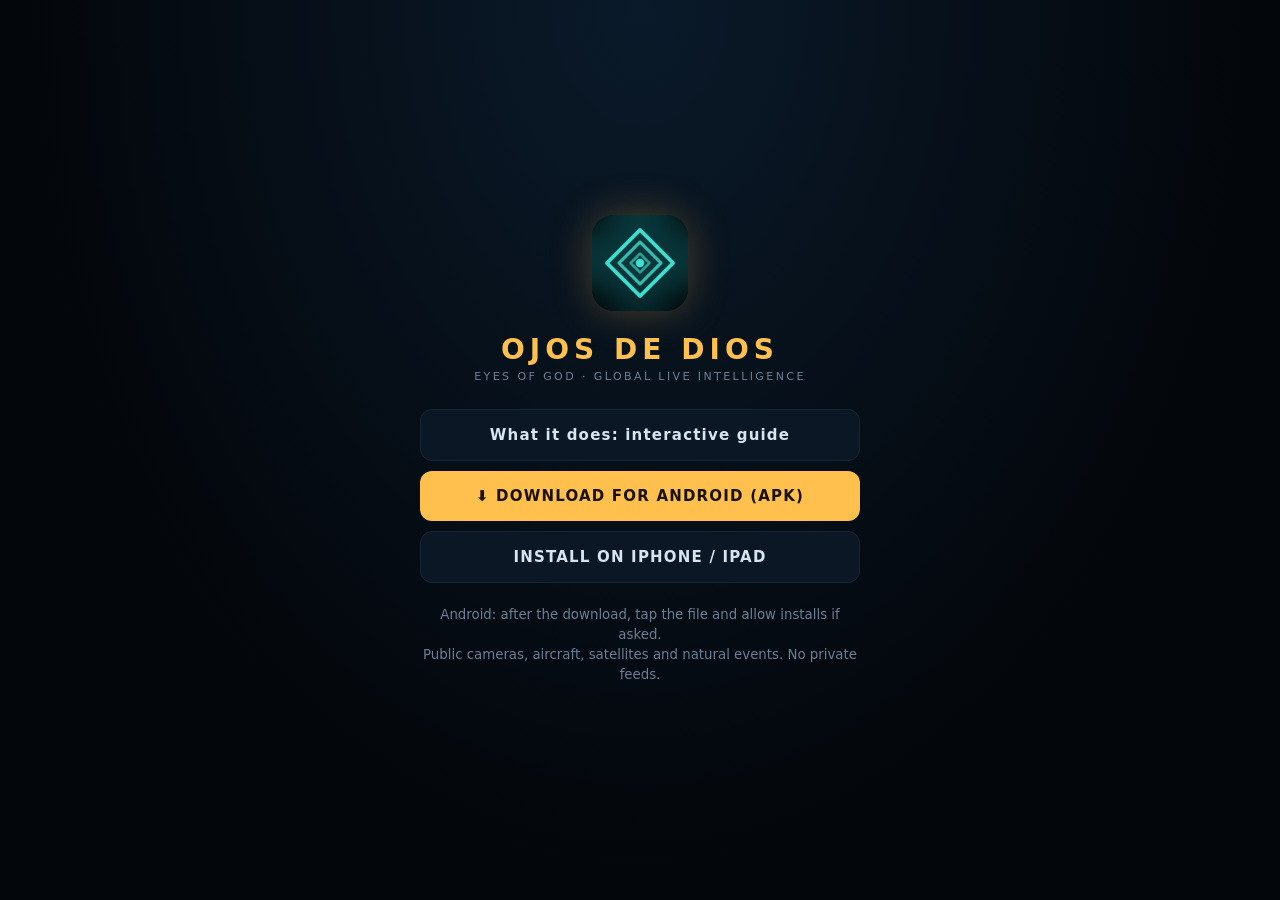
<file: get.html>
<!DOCTYPE html>
<html lang="en"><head><meta charset="utf-8"><meta name="viewport" content="width=device-width, initial-scale=1">
<title>Get Ojos de Dios</title><link rel="icon" href="icon-192.png">
<style>
body{margin:0;min-height:100vh;display:flex;align-items:center;justify-content:center;background:radial-gradient(ellipse at top,#0a1a2a,#03060a 70%);color:#d6e5f2;font-family:system-ui,-apple-system,Segoe UI,Roboto,sans-serif;padding:24px;box-sizing:border-box}
.box{max-width:440px;width:100%;text-align:center}
img{width:96px;height:96px;border-radius:22px;box-shadow:0 0 40px #ffc04d44}
h1{font-size:28px;letter-spacing:.18em;color:#ffc04d;margin:18px 0 4px}
p.t{font-size:11px;letter-spacing:.22em;color:#6a7f95;margin:0 0 26px}
a.btn{display:block;text-decoration:none;font-weight:800;letter-spacing:.08em;border-radius:12px;padding:16px;margin:10px 0;font-size:15px}
.a{background:#ffc04d;color:#1a1000}.i{background:#0b1724;color:#d6e5f2;border:1px solid #15263a}
.card{display:none;text-align:left;background:#08111a;border:1px solid #15263a;border-radius:12px;padding:14px 18px;margin-top:6px;font-size:14px;line-height:1.6}
.card:target{display:block}ol{margin:6px 0 0;padding-left:20px}small{color:#6a7f95;display:block;margin-top:22px;line-height:1.5}
</style></head><body><div class="box">
<img src="icon-512.png" alt=""><h1>OJOS DE DIOS</h1><p class="t">EYES OF GOD · GLOBAL LIVE INTELLIGENCE</p>
<a class="btn i" href="./guide.html">What it does: interactive guide</a><a class="btn a" href="https://github.com/quuxin2-a11y/dios-prototype.civ/releases/latest/download/ojos-de-dios.apk">⬇ DOWNLOAD FOR ANDROID (APK)</a>
<a class="btn i" href="#iphone"> INSTALL ON IPHONE / IPAD</a>
<div class="card" id="iphone"><b>On iPhone, in Safari:</b><ol><li>Tap <b>Open the app</b> below.</li><li>Tap the <b>Share</b> button (square with an arrow).</li><li>Tap <b>Add to Home Screen</b>, then <b>Add</b>.</li></ol><a class="btn a" href="./index.html" style="margin-top:12px">OPEN THE APP</a></div>
<small>Android: after the download, tap the file and allow installs if asked.<br>Public cameras, aircraft, satellites and natural events. No private feeds.</small>
</div><script>/* ojosRepo: point the download at whichever repository this page is published from */
(function(){var m=/^([^.]+)\.github\.io$/.exec(location.hostname),r=location.pathname.split("/").filter(Boolean)[0];if(!m||!r)return;var base="https://github.com/"+m[1]+"/"+r+"/releases/latest";
Array.prototype.forEach.call(document.querySelectorAll('a[href*="/releases/"]'),function(a){a.href=a.href.replace(/https:\/\/github\.com\/[^/]+\/[^/]+\/releases\/latest/,base)})})();</script>
</body></html>
</file>
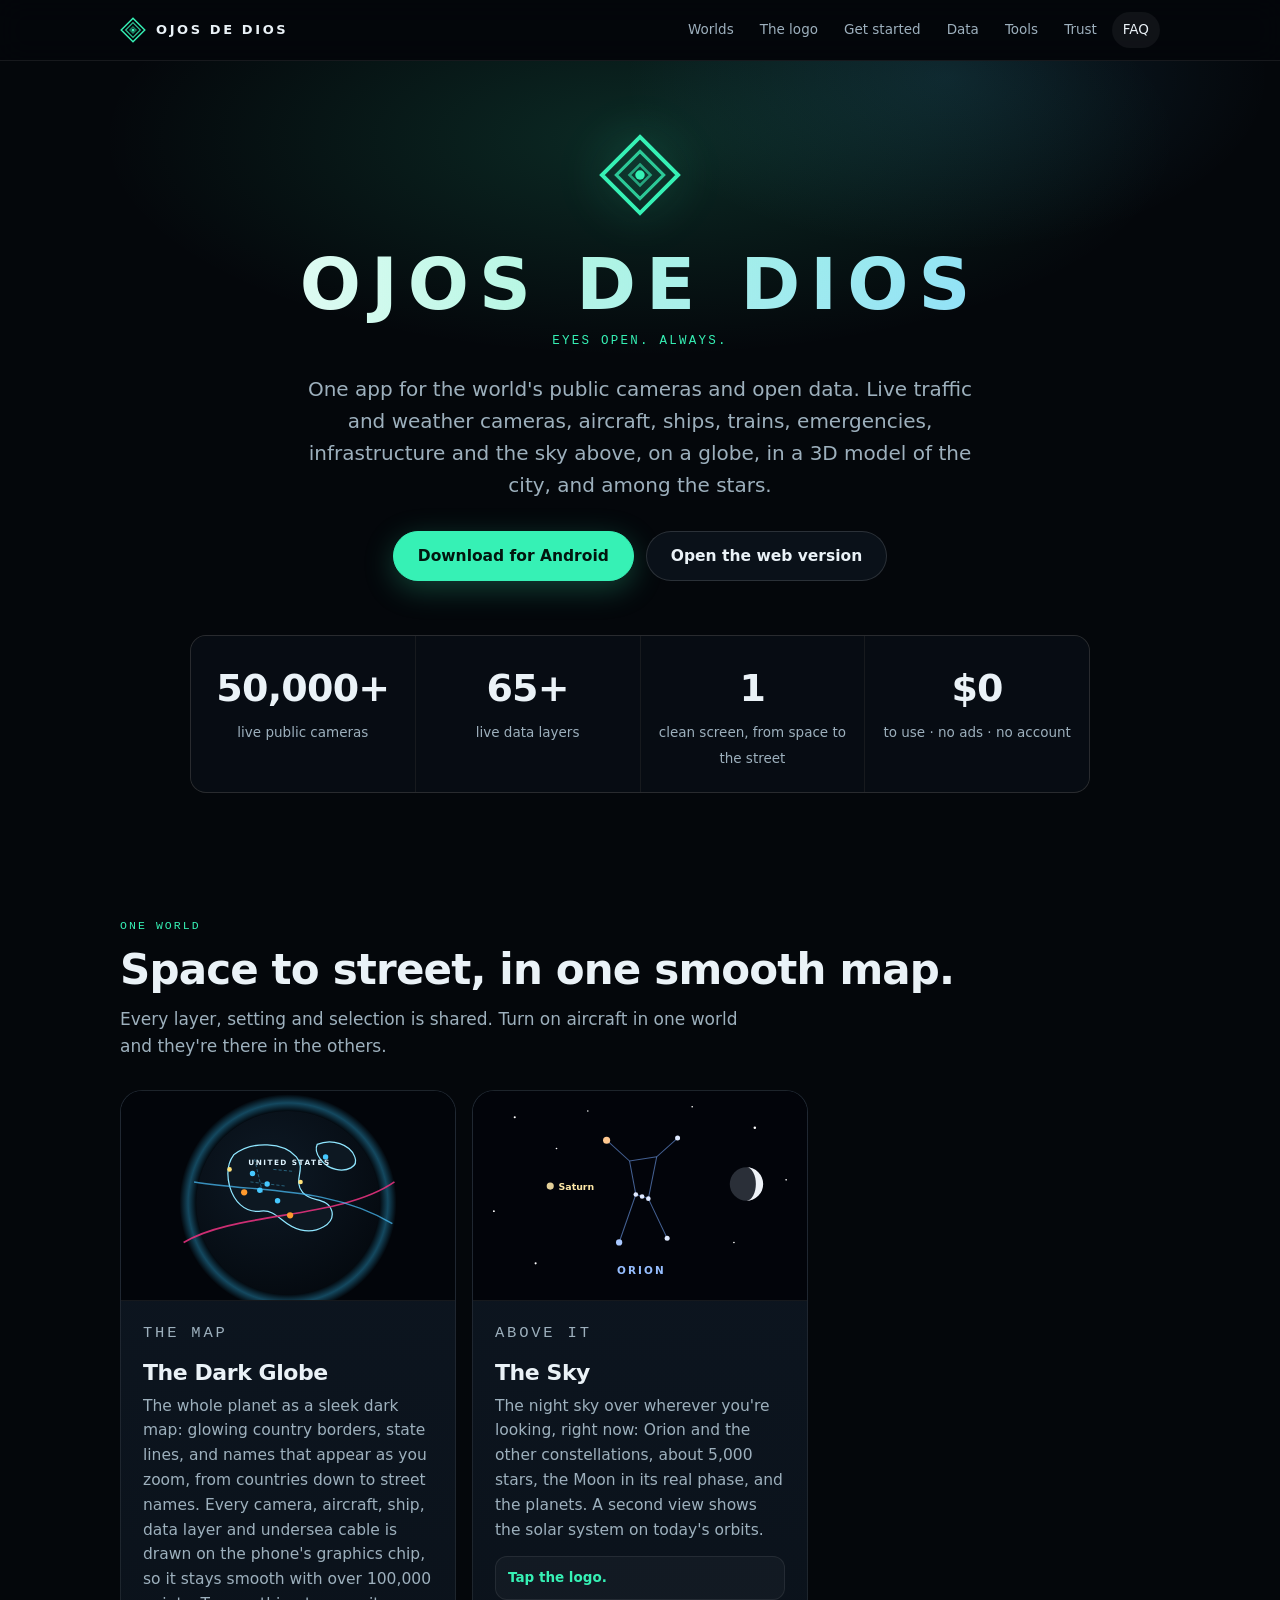
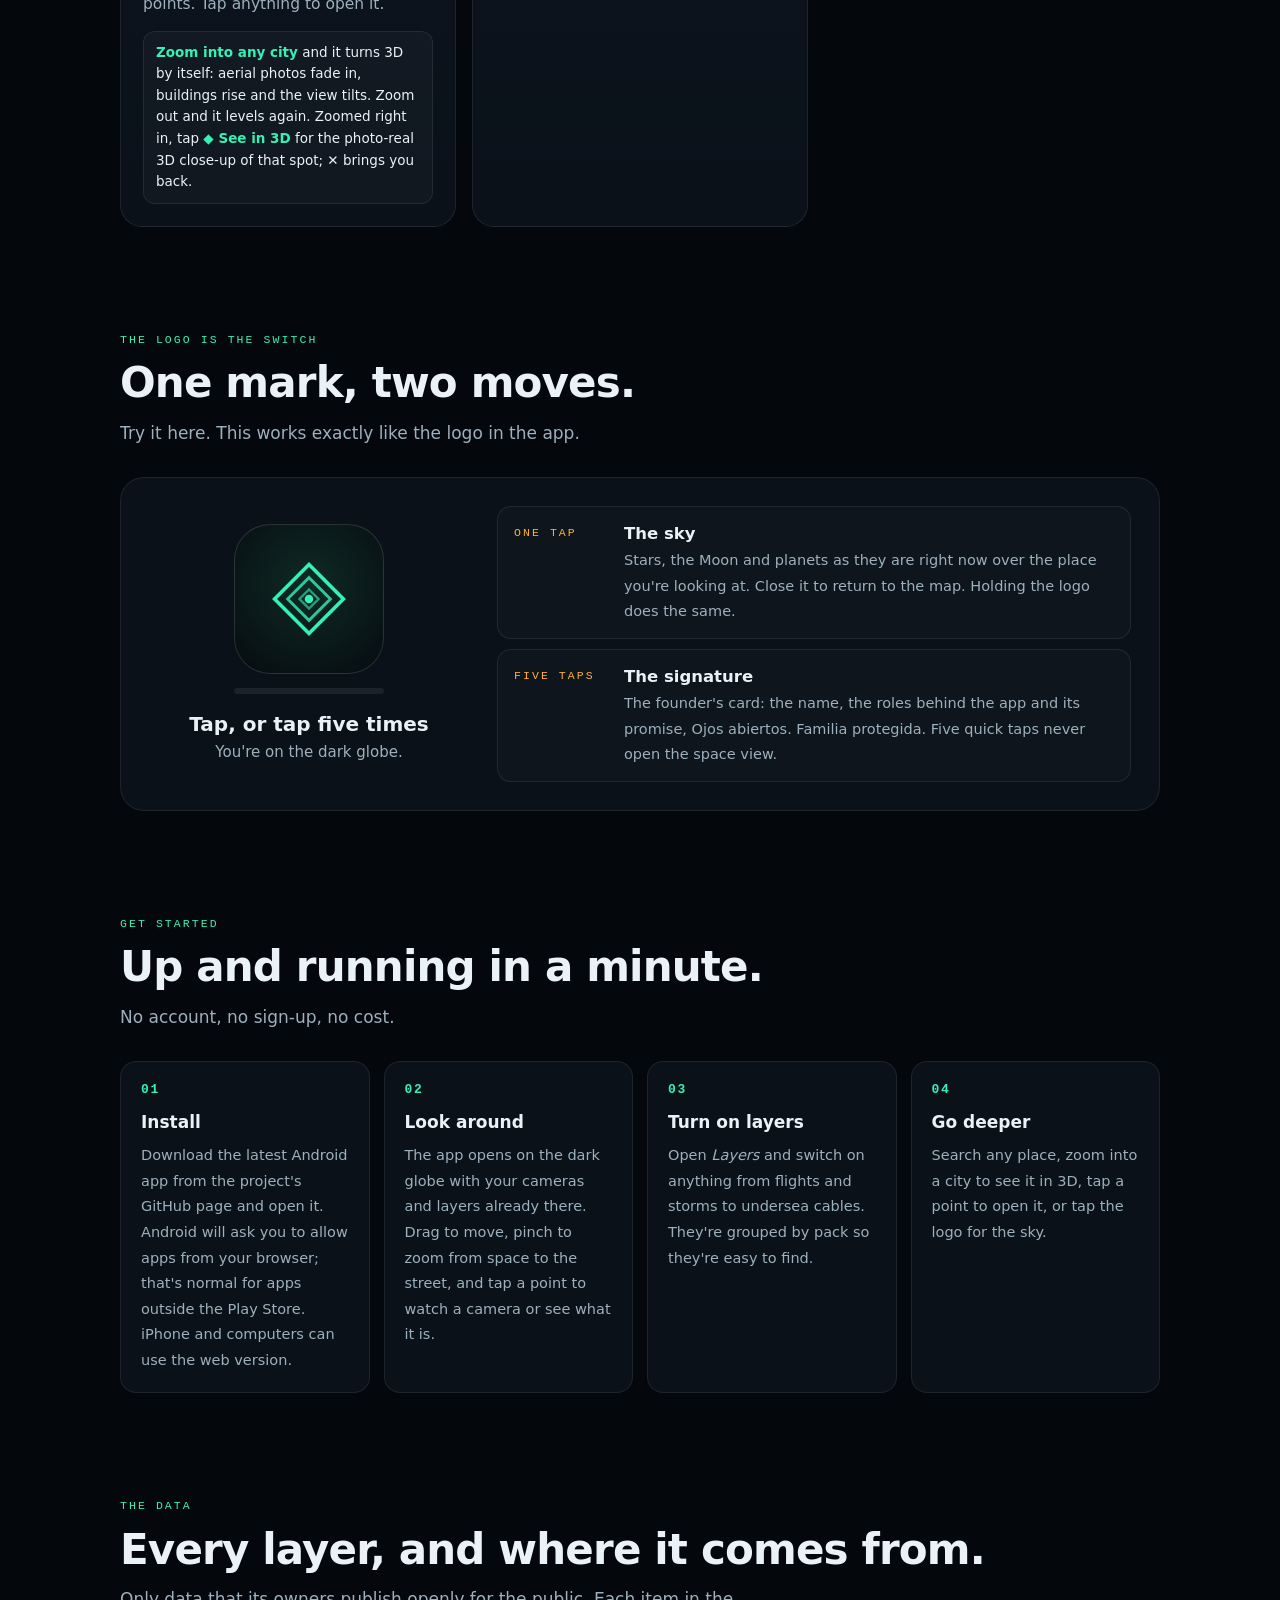
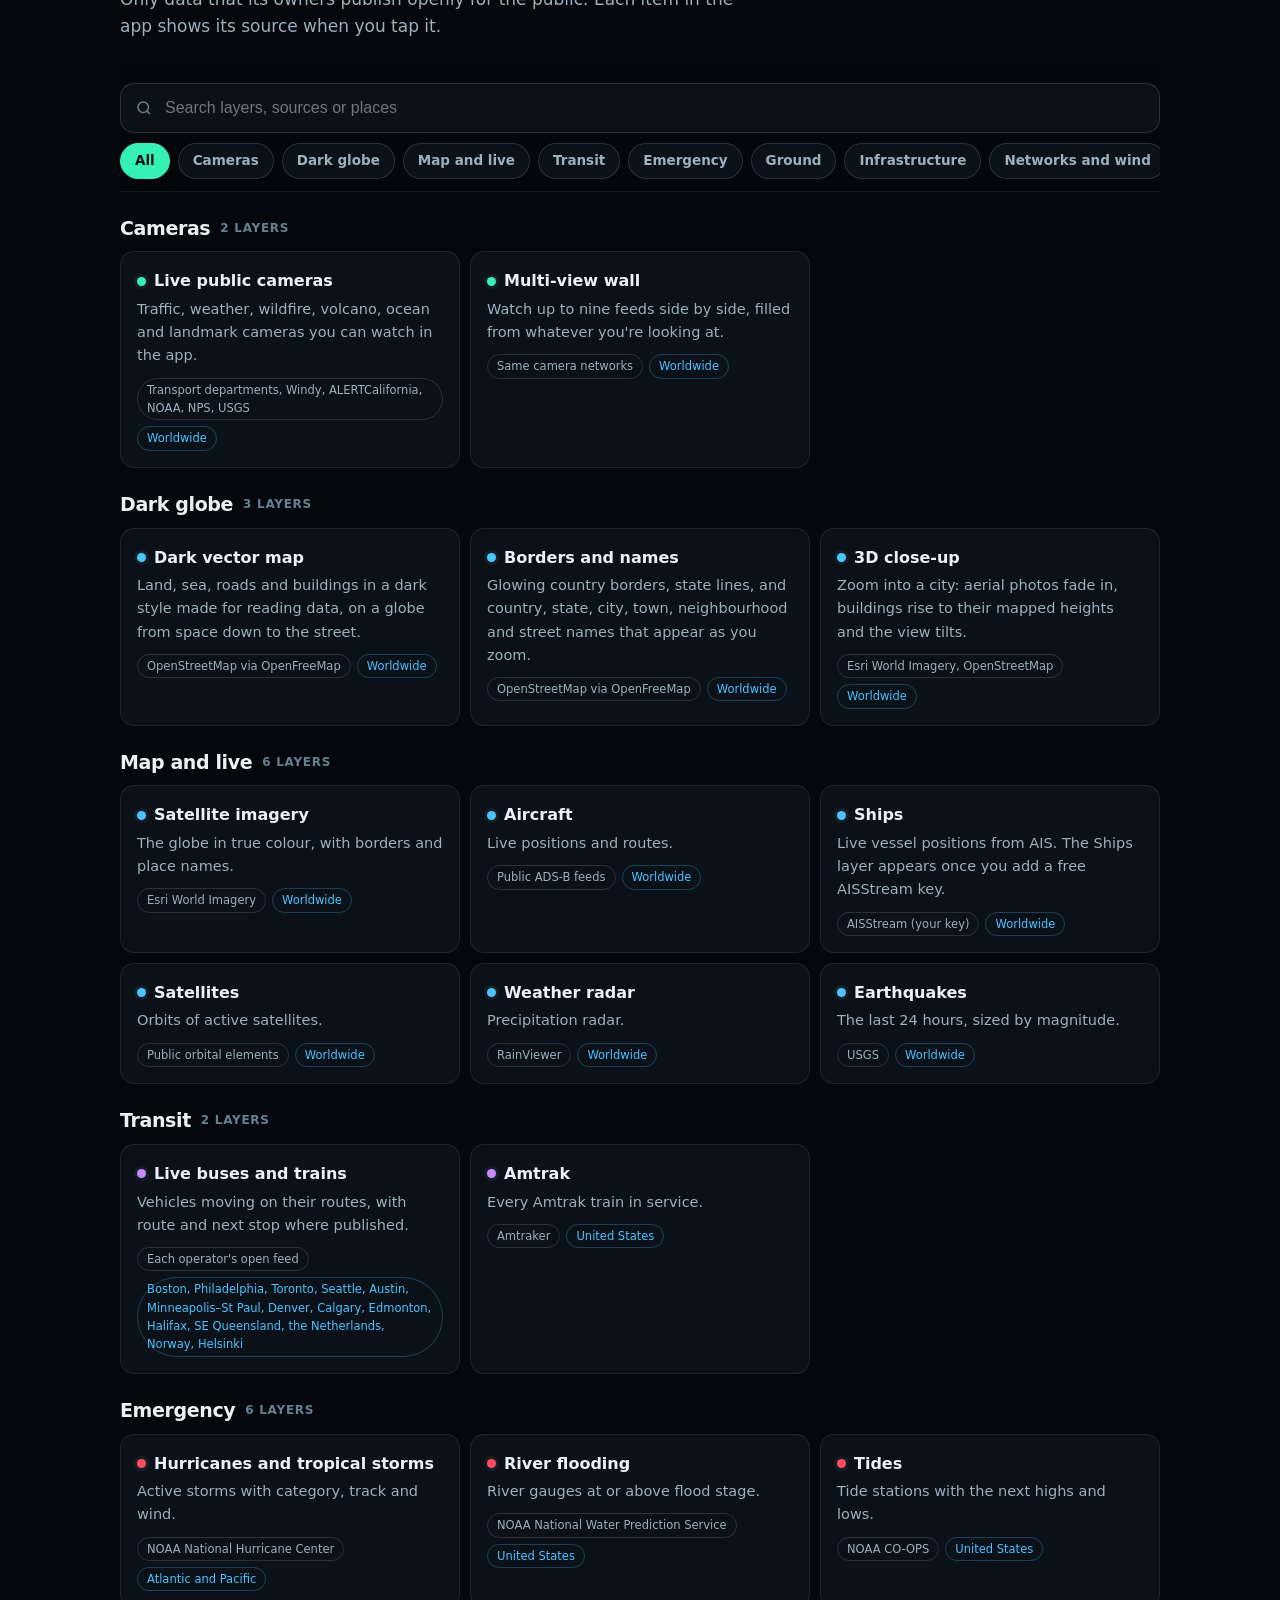
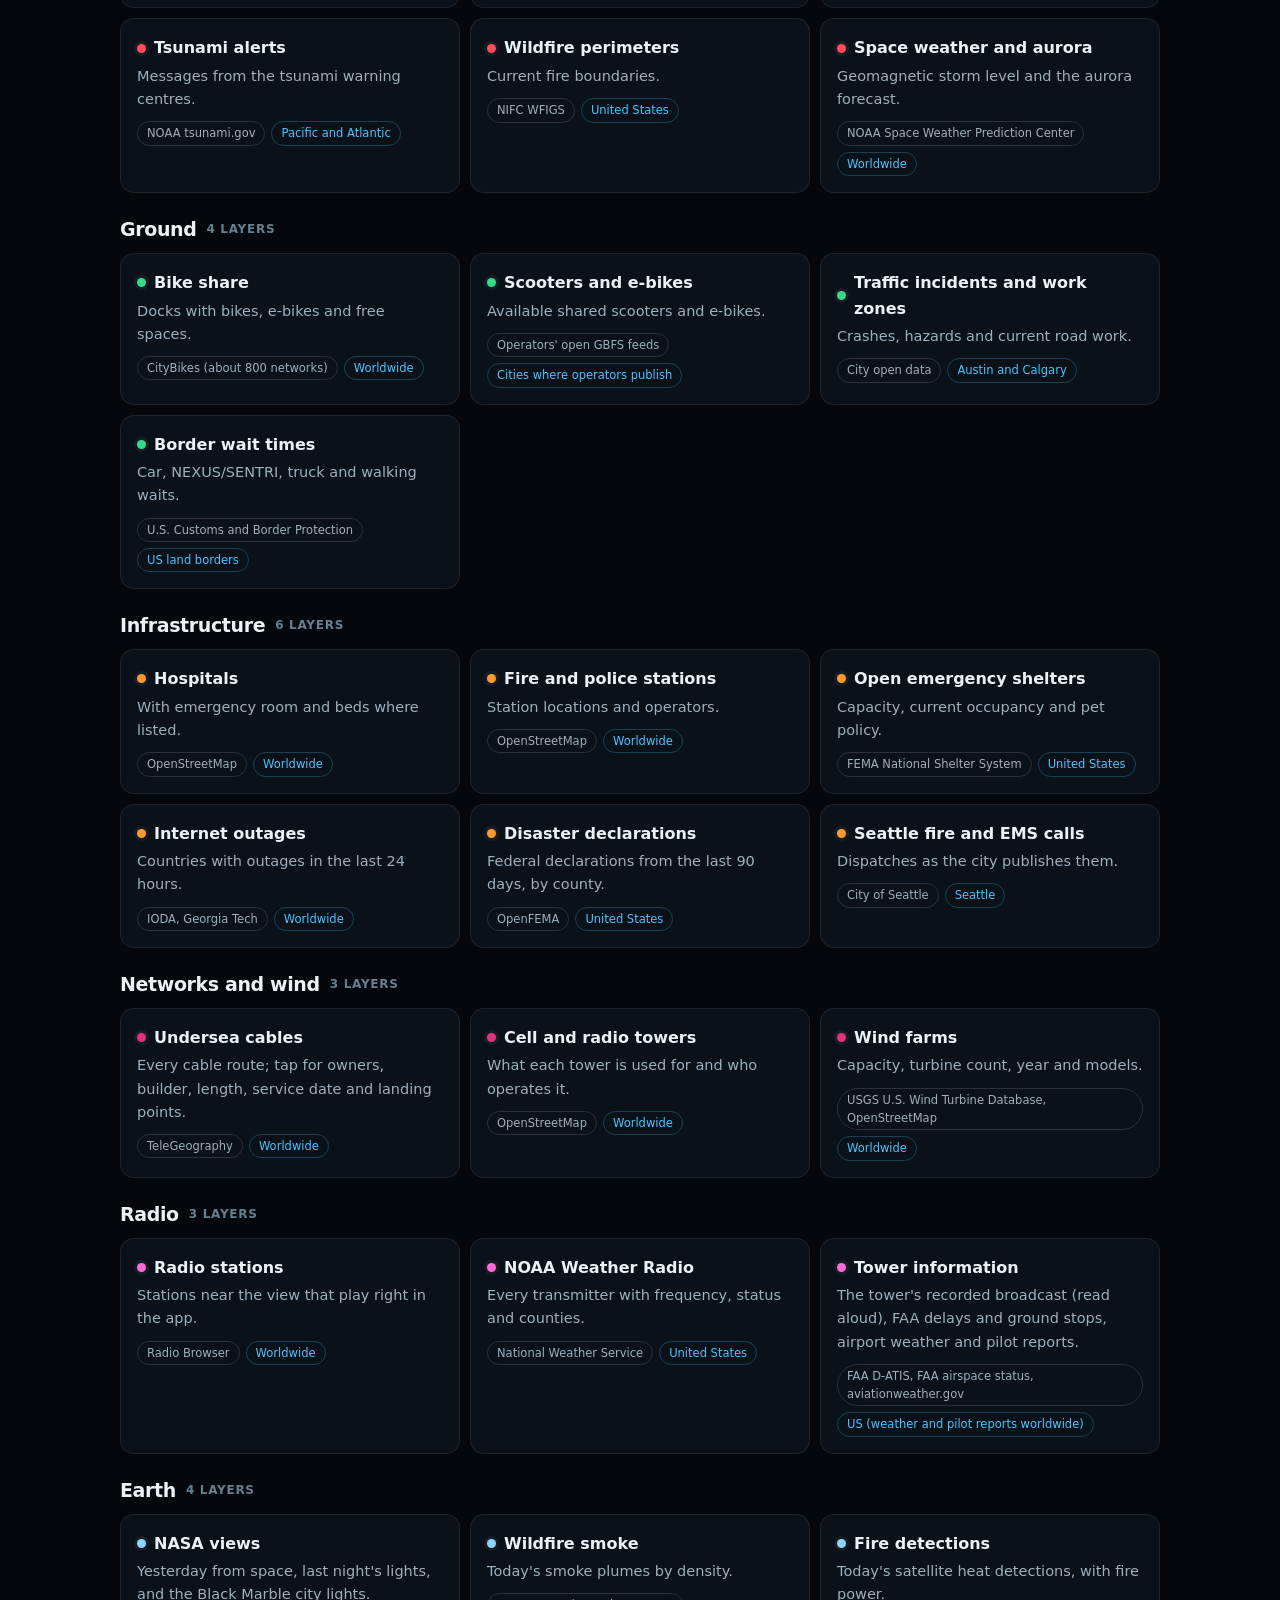
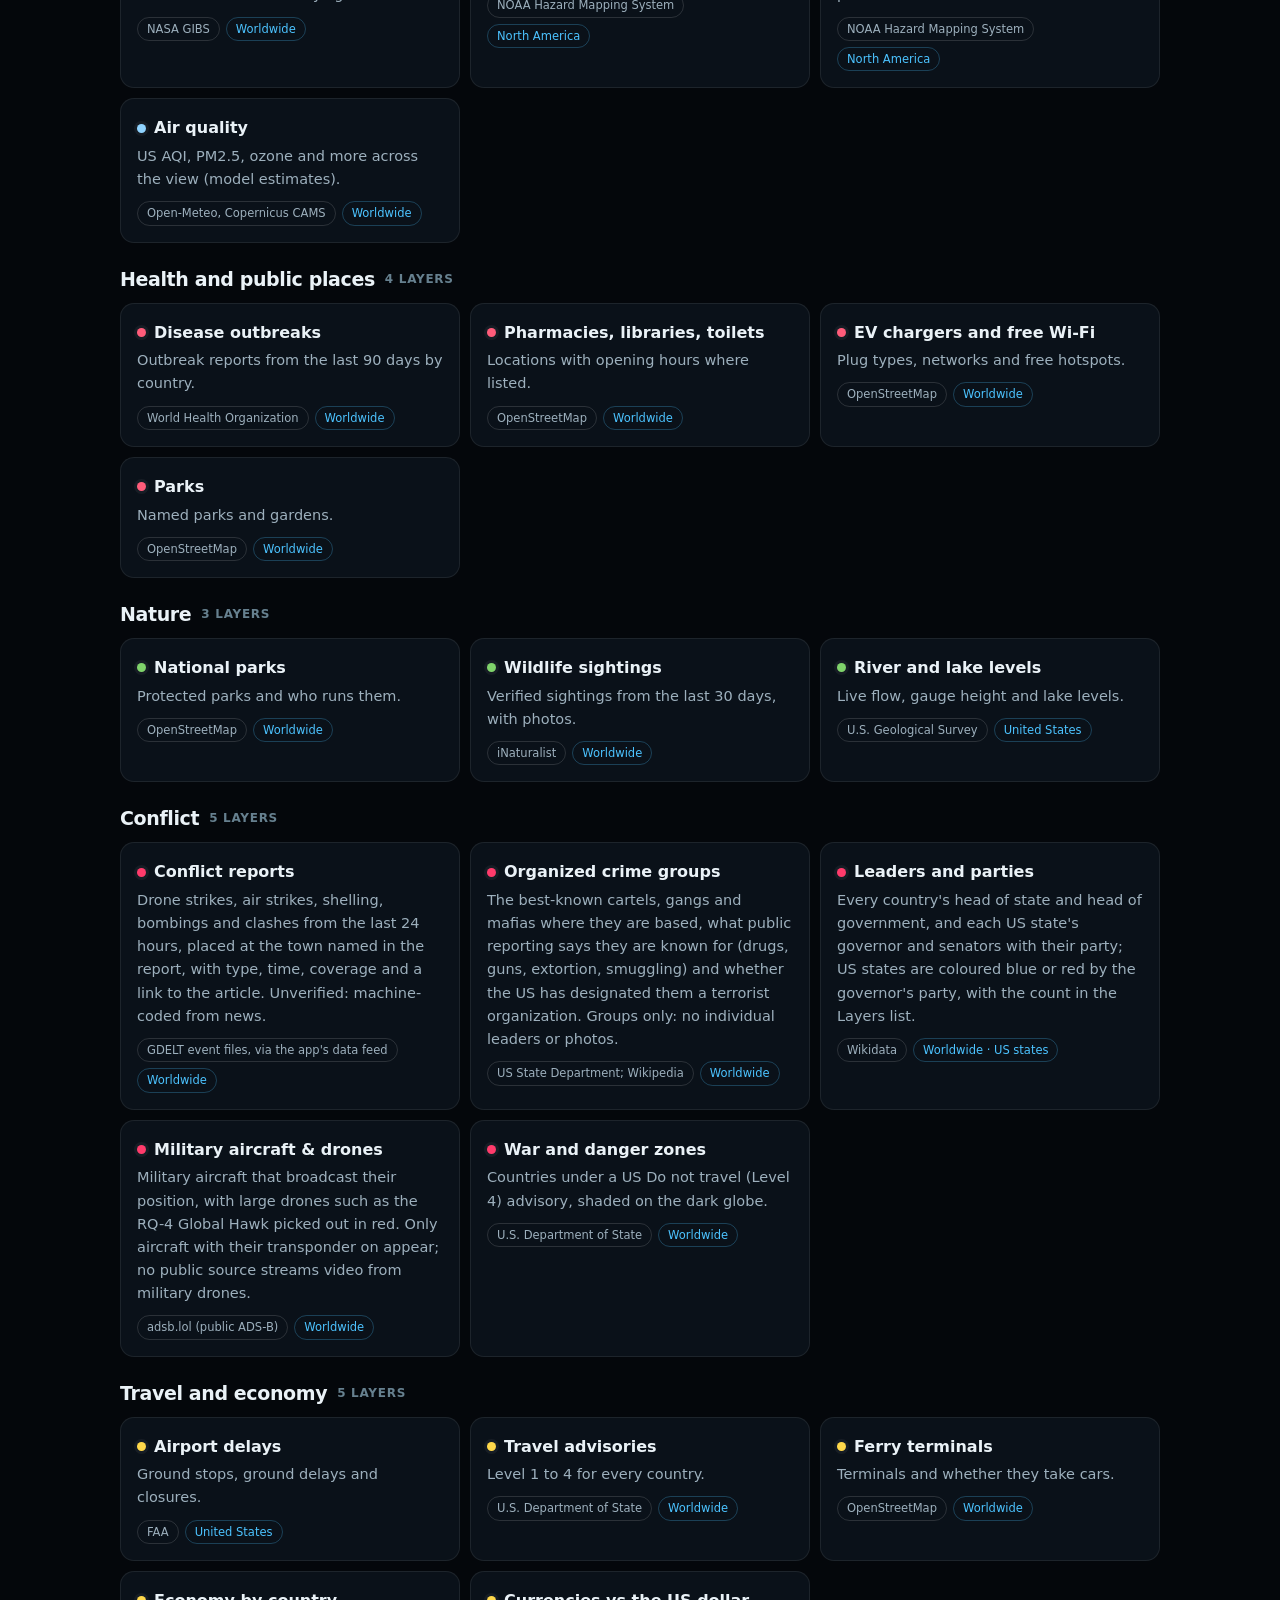
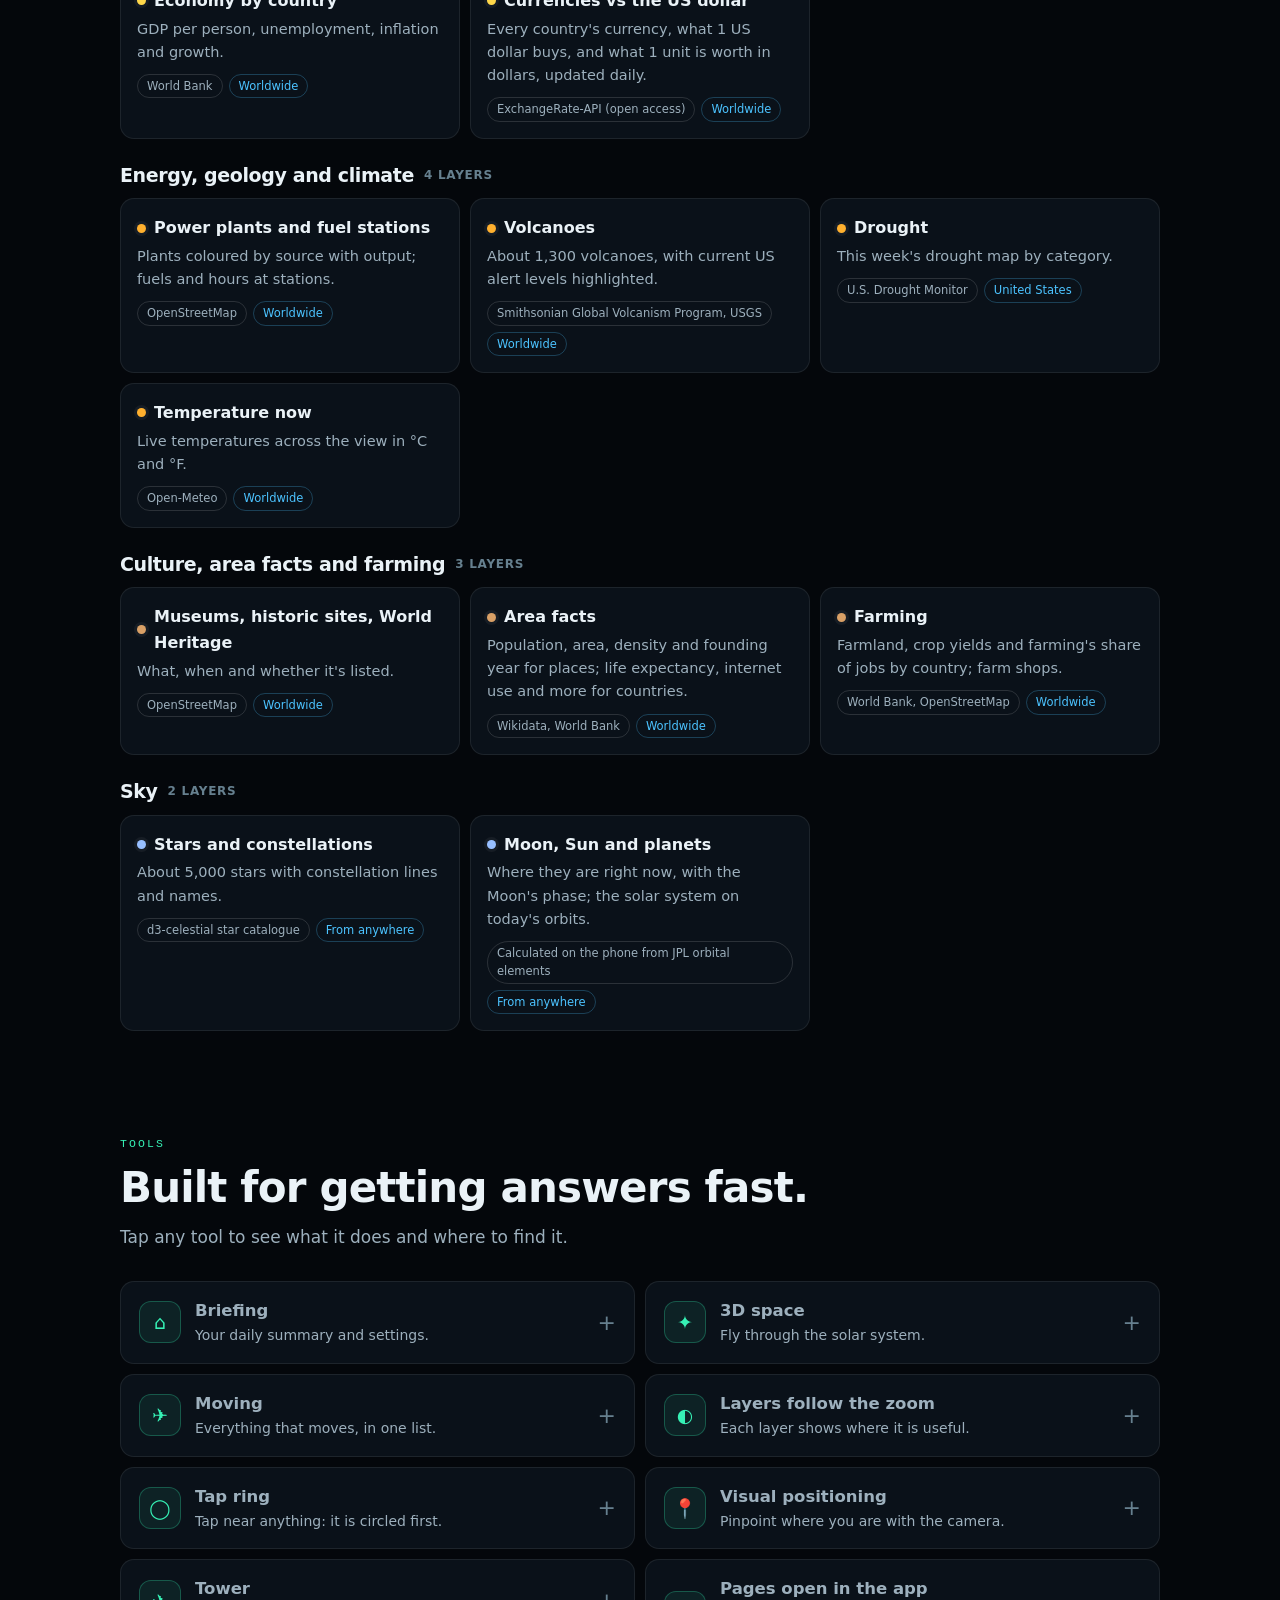
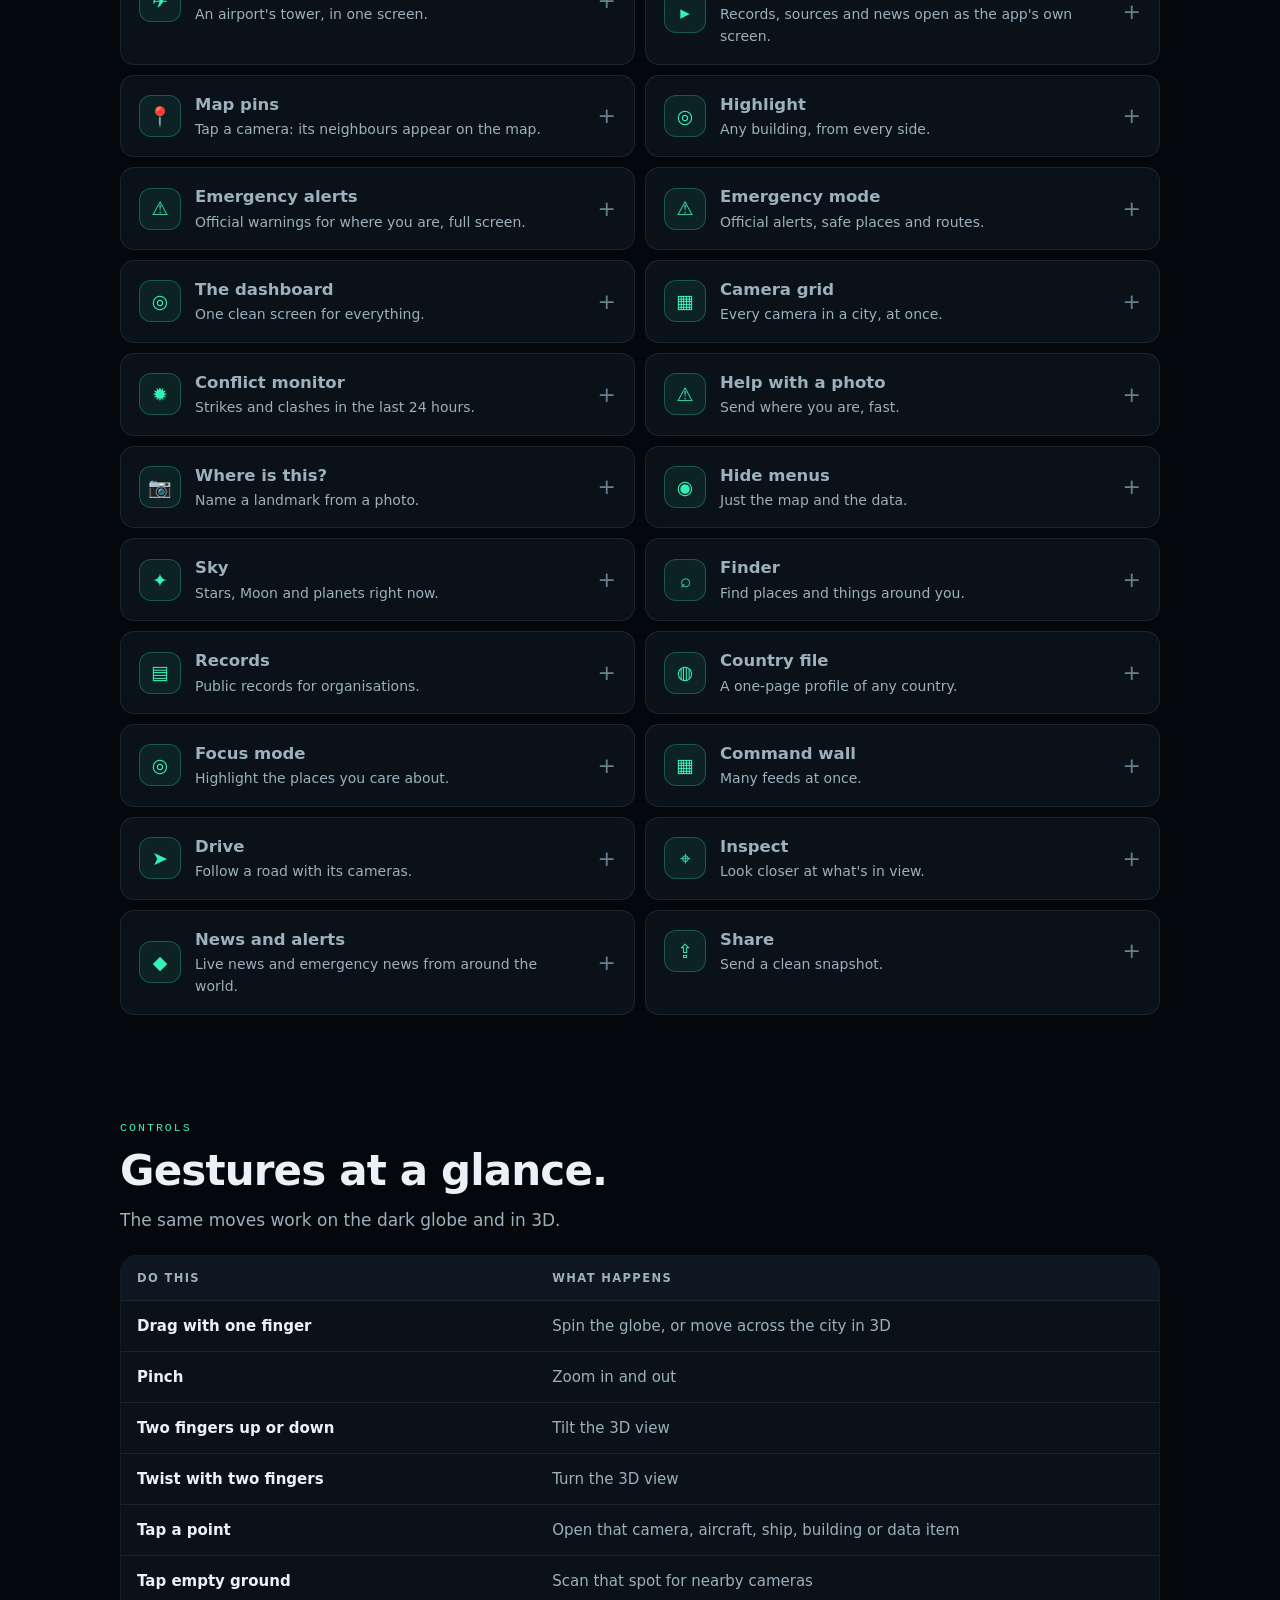
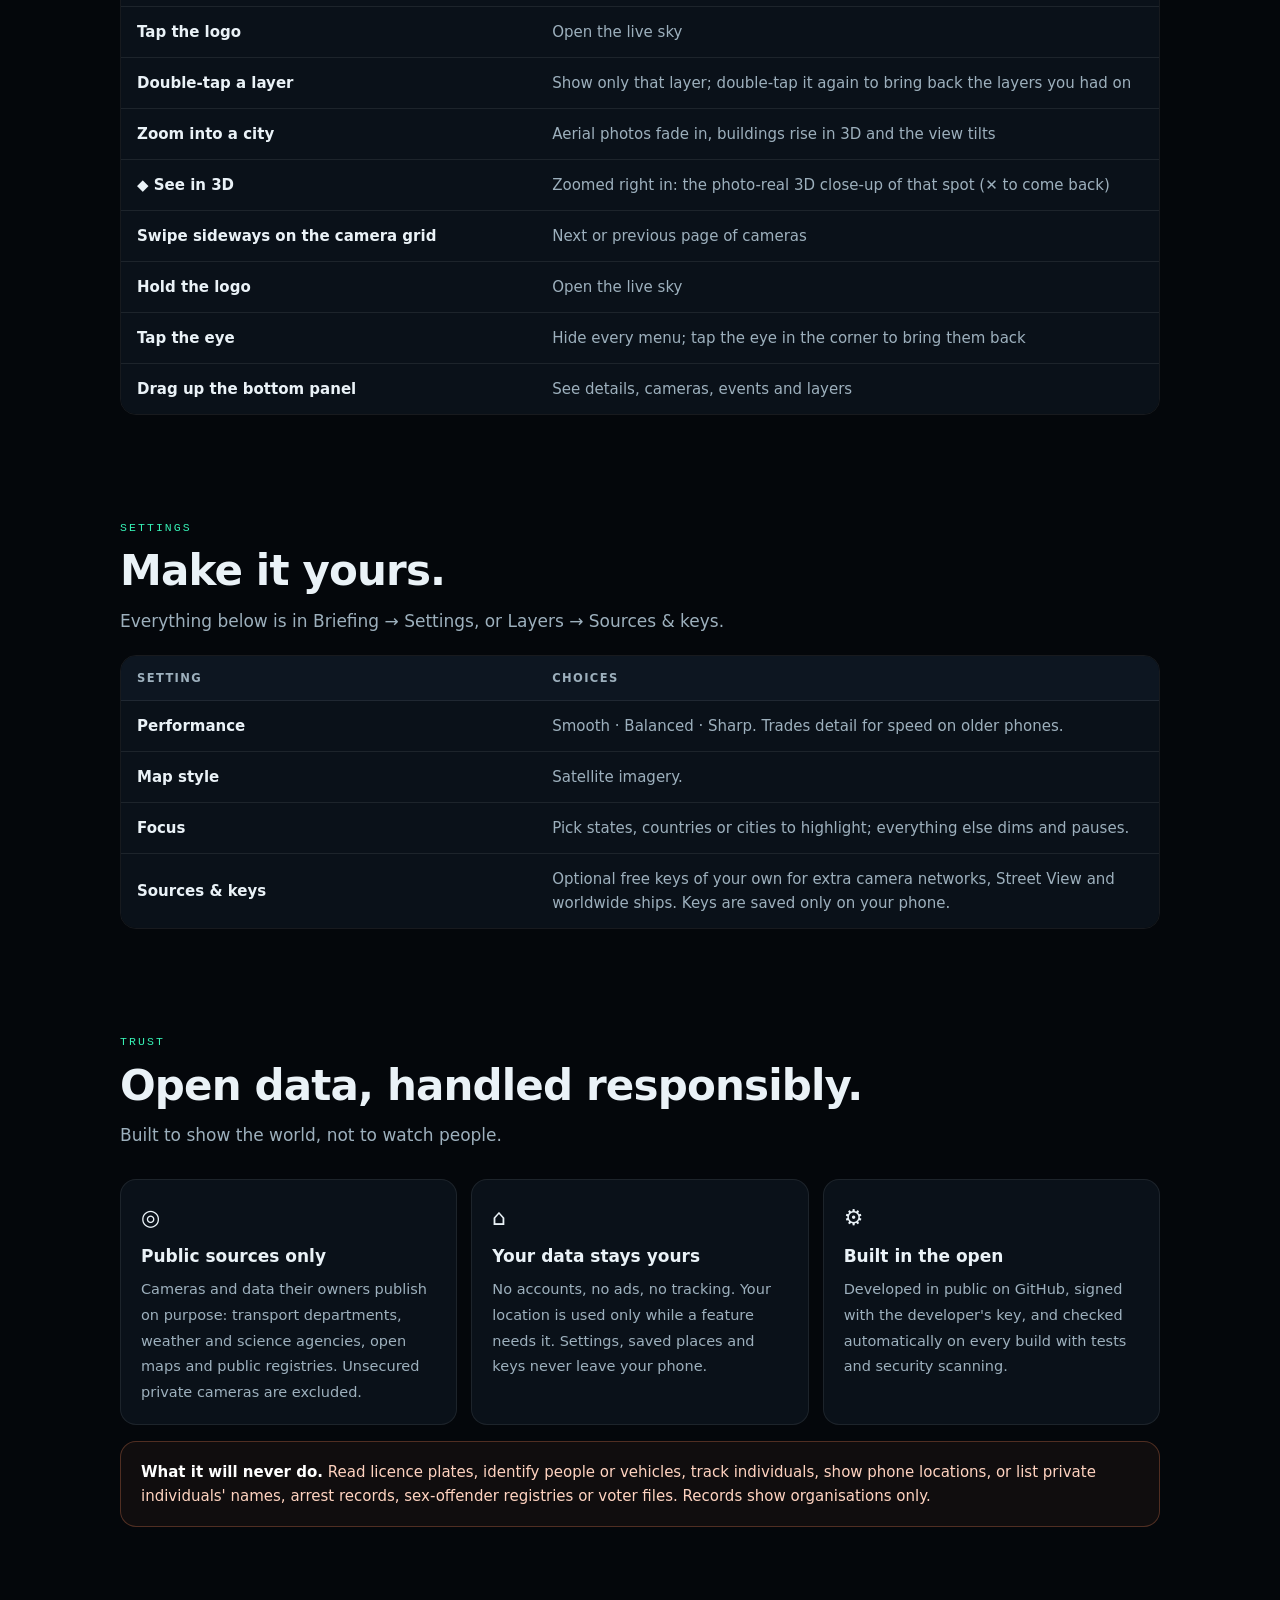
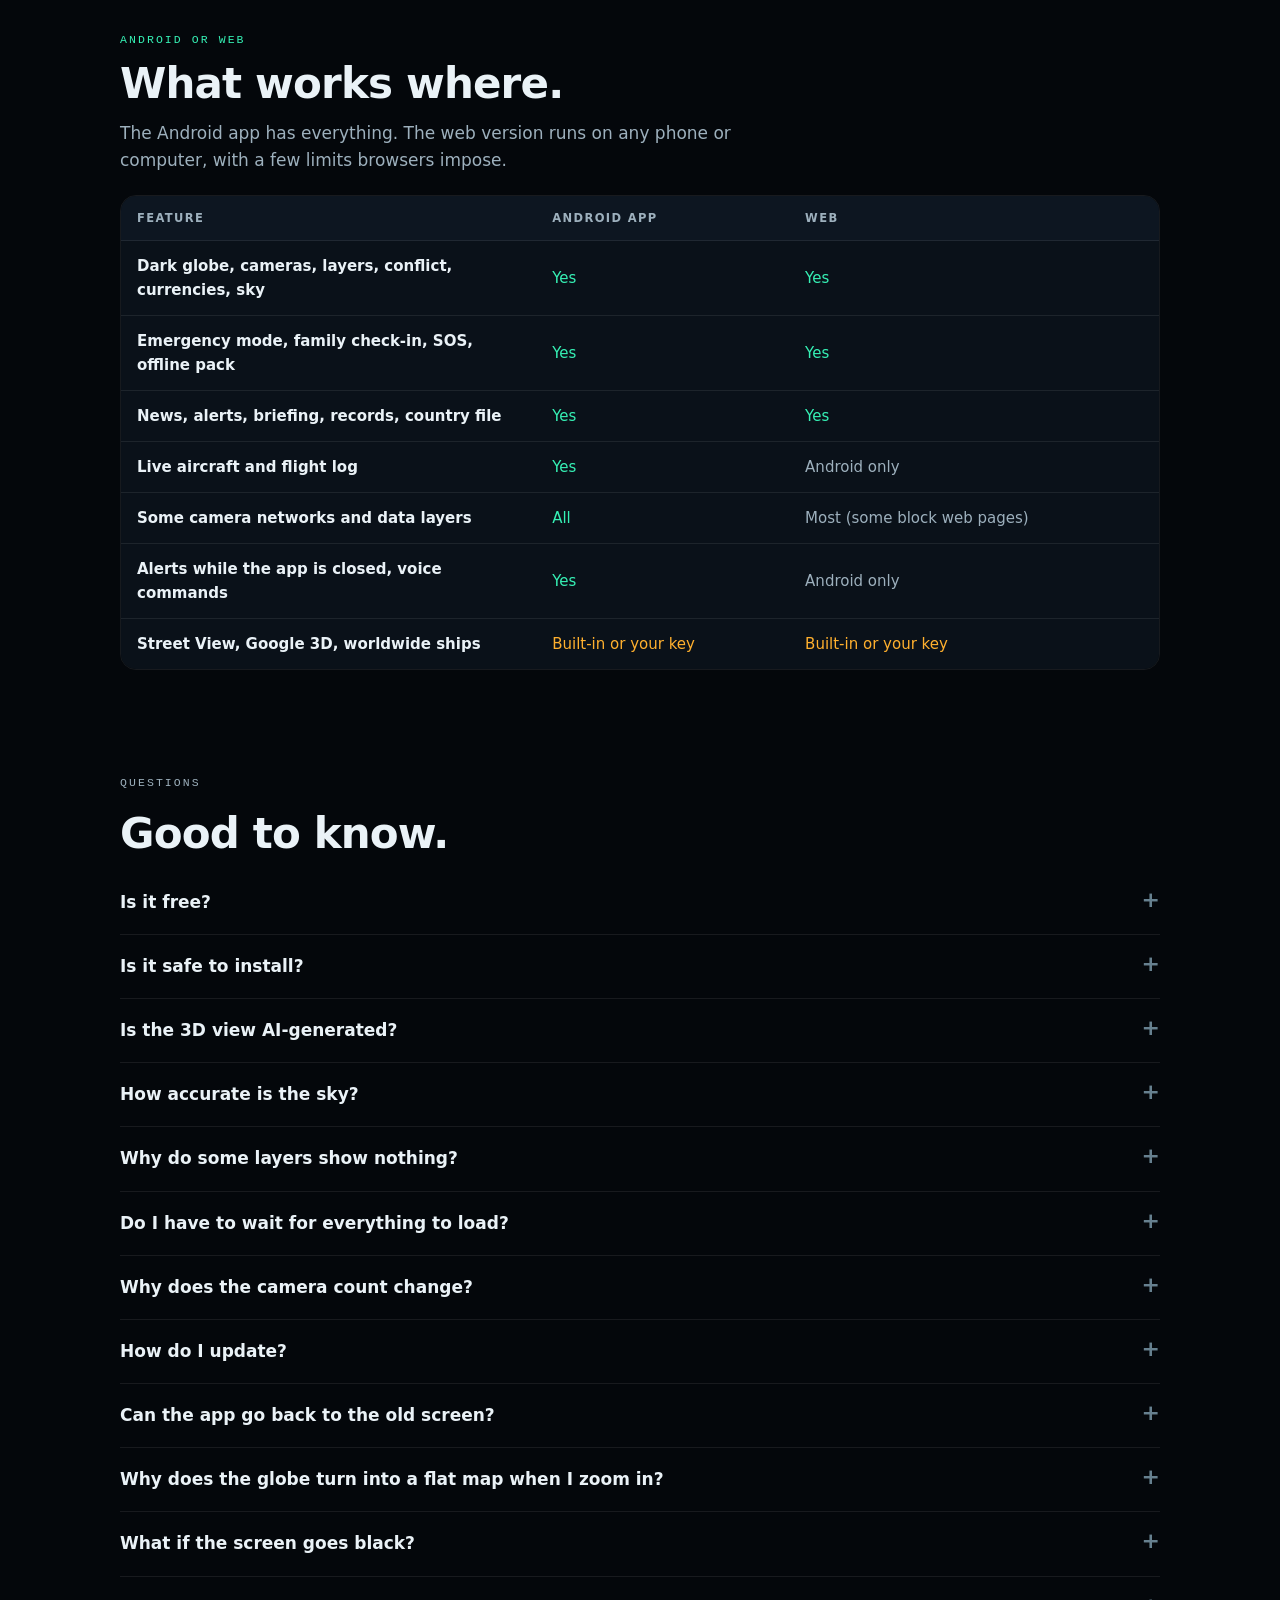
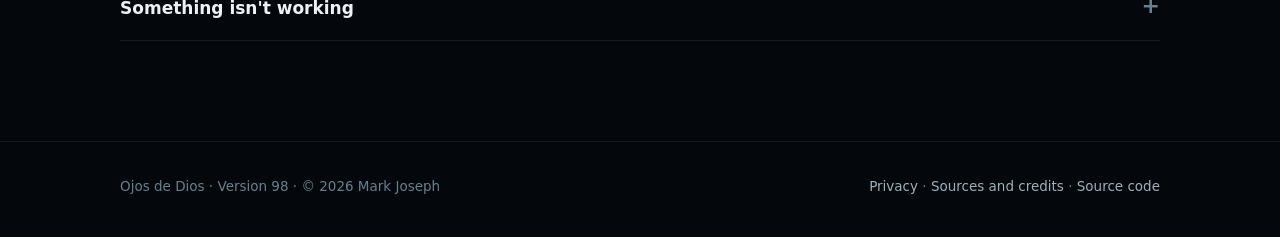
<file: guide.html>
<!DOCTYPE html>
<html lang="en">
<head>
<meta charset="utf-8">
<meta name="viewport" content="width=device-width,initial-scale=1,viewport-fit=cover">
<title>Ojos de Dios · Guide</title>
<meta name="theme-color" content="#04070b">
<link rel="icon" href="icon-192.png">
<meta name="description" content="Ojos de Dios: one app for the world's public cameras and open data. One clean map, sixty-plus live layers, and how to use every one.">
<style>
:root{--bg:#04070b;--bg2:#070c13;--card:#0a1119;--card2:#0d1621;--line:#ffffff14;--line2:#ffffff22;--tx:#eaf2f7;--mut:#9db0bd;--dim:#66808f;--ac:#36f1b5;--ac2:#4cc3ff;--acbg:#36f1b514;--warn:#ffb02e;--r:16px;--max:1080px}
*{box-sizing:border-box}
html{-webkit-text-size-adjust:100%;scroll-behavior:smooth;scroll-padding-top:72px}
body{margin:0;background:var(--bg);color:var(--tx);font:16px/1.6 Inter,system-ui,-apple-system,"Segoe UI",Roboto,sans-serif;-webkit-font-smoothing:antialiased;padding-bottom:env(safe-area-inset-bottom)}
a{color:var(--ac);text-decoration:none}
button{font:inherit;color:inherit;cursor:pointer;-webkit-tap-highlight-color:transparent}
.wrap{max-width:var(--max);margin:0 auto;padding:0 20px}
.mono{font-family:ui-monospace,"SF Mono",Menlo,Consolas,monospace;letter-spacing:.18em;text-transform:uppercase}
.eyebrow{font-size:11.5px;color:var(--ac);margin:0 0 10px}
h1,h2,h3{letter-spacing:-.02em;line-height:1.15;margin:0}
h2.t{font-size:clamp(28px,4.4vw,42px);font-weight:750;margin-bottom:12px}
p.sub{color:var(--mut);font-size:17px;max-width:640px;margin:0 0 30px}
section{padding:84px 0 20px}
.grad{background:linear-gradient(120deg,#fff 0%,#bdf7e6 40%,#7fd8ff 100%);-webkit-background-clip:text;background-clip:text;color:transparent}

/* nav */
.nav{position:sticky;top:0;z-index:20;background:#04070bd9;backdrop-filter:saturate(1.4) blur(14px);-webkit-backdrop-filter:saturate(1.4) blur(14px);border-bottom:1px solid var(--line)}
.nav .wrap{display:flex;align-items:center;gap:14px;height:60px}
.brand{display:flex;align-items:center;gap:10px;color:var(--tx);font-weight:800;letter-spacing:.2em;font-size:13px;white-space:nowrap}
.brand svg{width:26px;height:26px;color:var(--ac)}
.nav .links{display:flex;gap:4px;overflow-x:auto;scrollbar-width:none;flex:1;justify-content:flex-end}
.nav .links::-webkit-scrollbar{display:none}
.nav .links a{flex:0 0 auto;color:var(--mut);font-size:13.5px;padding:7px 11px;border-radius:999px}
.nav .links a.on{color:var(--tx);background:#ffffff0d}

/* hero */
.hero{position:relative;overflow:hidden;padding:72px 0 40px;text-align:center}
.hero:before{content:"";position:absolute;inset:-30% -10% auto;height:620px;background:radial-gradient(closest-side,#36f1b526,transparent 70%),radial-gradient(closest-side at 70% 40%,#4cc3ff1f,transparent 70%);pointer-events:none}
.hero .mark{width:84px;height:84px;color:var(--ac);filter:drop-shadow(0 0 24px #36f1b566)}
.hero h1{font-size:clamp(38px,7vw,72px);font-weight:800;letter-spacing:.14em;margin:18px 0 6px}
.hero .tag{color:var(--ac);font-size:12.5px;margin-bottom:22px}
.hero p.lead{color:var(--mut);font-size:clamp(17px,2.2vw,20px);max-width:680px;margin:0 auto 30px}
.cta{display:flex;gap:12px;justify-content:center;flex-wrap:wrap}
.btn{display:inline-flex;align-items:center;gap:8px;height:50px;padding:0 24px;border-radius:999px;font-weight:700;border:1px solid var(--line2);background:var(--card);color:var(--tx);font-size:15.5px}
.btn.p{background:var(--ac);border-color:var(--ac);color:#02160f;box-shadow:0 8px 30px #36f1b540}
.stats{display:grid;grid-template-columns:repeat(4,1fr);gap:1px;background:var(--line);border:1px solid var(--line);border-radius:var(--r);overflow:hidden;margin:54px auto 0;max-width:900px}
.stats div{background:var(--bg2);padding:22px 10px}
.stats b{display:block;font-size:clamp(26px,4vw,38px);font-weight:800;letter-spacing:-.02em}
.stats span{color:var(--mut);font-size:13.5px}

/* worlds */
.worlds{display:grid;grid-template-columns:repeat(3,1fr);gap:16px}
.world{background:linear-gradient(180deg,var(--card2),var(--card));border:1px solid var(--line);border-radius:22px;overflow:hidden;display:flex;flex-direction:column}
.world .art{height:210px;position:relative;background:#02050a;border-bottom:1px solid var(--line)}
.world .art svg{position:absolute;inset:0;width:100%;height:100%}
.world .in{padding:20px 22px 22px}
.world h3{font-size:22px;margin:4px 0 8px}
.world p{color:var(--mut);margin:0 0 14px;font-size:15.5px}
.world .how{margin-top:auto;font-size:13.5px;color:var(--tx);background:#ffffff08;border:1px solid var(--line);border-radius:12px;padding:10px 12px}
.world .how b{color:var(--ac)}

/* logo demo */
.demo{display:grid;grid-template-columns:320px 1fr;gap:28px;align-items:center;background:var(--card);border:1px solid var(--line);border-radius:24px;padding:28px}
.pad{display:flex;flex-direction:column;align-items:center;gap:14px}
.logo-btn{width:150px;height:150px;border-radius:36px;border:1px solid var(--line2);background:radial-gradient(circle at 50% 40%,#0f2a24,#060b10);display:flex;align-items:center;justify-content:center;color:var(--ac);user-select:none;-webkit-user-select:none;touch-action:manipulation;transition:transform .12s,box-shadow .2s;box-shadow:0 0 0 0 #36f1b500}
.logo-btn svg{width:76px;height:76px}
.logo-btn:active{transform:scale(.96)}
.logo-btn.pulse{box-shadow:0 0 0 14px #36f1b51c}
.ring{height:6px;width:150px;border-radius:3px;background:#ffffff12;overflow:hidden}
.ring i{display:block;height:100%;width:0;background:var(--ac);transition:width .05s linear}
.result{font-size:15px;color:var(--mut);min-height:48px;text-align:center}
.result b{display:block;color:var(--tx);font-size:20px}
.gest{display:grid;gap:10px}
.gest div{display:flex;gap:14px;align-items:flex-start;padding:14px 16px;border:1px solid var(--line);border-radius:14px;background:#ffffff05;transition:border-color .2s,background .2s}
.gest div.on{border-color:#36f1b588;background:var(--acbg)}
.gest .k{flex:0 0 96px;font-size:11.5px;color:var(--ac);padding-top:3px}
.gest b{display:block;font-size:16.5px}
.gest span{color:var(--mut);font-size:14.5px}

/* steps */
.steps{display:grid;grid-template-columns:repeat(4,1fr);gap:14px;counter-reset:s}
.step{background:var(--card);border:1px solid var(--line);border-radius:var(--r);padding:20px}
.step:before{counter-increment:s;content:counter(s,decimal-leading-zero);display:block;font:700 13px ui-monospace,Menlo,monospace;color:var(--ac);letter-spacing:.14em;margin-bottom:12px}
.step b{display:block;font-size:17px;margin-bottom:6px}
.step span{color:var(--mut);font-size:14.5px}

/* catalogue */
.tools-bar{position:sticky;top:60px;z-index:10;background:#04070be6;backdrop-filter:blur(12px);-webkit-backdrop-filter:blur(12px);padding:12px 0;margin-bottom:8px;border-bottom:1px solid var(--line)}
.search{display:flex;gap:10px;align-items:center;background:var(--card);border:1px solid var(--line2);border-radius:14px;padding:0 14px;height:50px}
.search svg{width:18px;height:18px;color:var(--dim);flex:0 0 18px}
.search input{flex:1;min-width:0;background:none;border:0;outline:0;color:var(--tx);font-size:16px}
.search em{font-style:normal;color:var(--dim);font-size:13px;white-space:nowrap}
.chips{display:flex;gap:8px;overflow-x:auto;padding-top:10px;scrollbar-width:none}
.chips::-webkit-scrollbar{display:none}
.chips button{flex:0 0 auto;height:36px;padding:0 14px;border-radius:999px;border:1px solid var(--line2);background:var(--card);color:var(--mut);font-size:13.5px;font-weight:600}
.chips button.on{background:var(--ac);border-color:var(--ac);color:#02160f}
.pack{margin-top:26px}
.pack h3{display:flex;align-items:center;gap:10px;font-size:19px;margin-bottom:12px}
.pack h3 i{font-style:normal;font-size:12px;color:var(--dim);font-weight:600;letter-spacing:.06em}
.cards{display:grid;grid-template-columns:repeat(3,1fr);gap:10px}
.card{background:var(--card);border:1px solid var(--line);border-radius:14px;padding:16px}
.card b{display:flex;align-items:center;gap:8px;font-size:16px;margin-bottom:4px}
.card b .dot{width:9px;height:9px;border-radius:50%;flex:0 0 9px;box-shadow:0 0 0 3px #ffffff0d}
.card p{color:var(--mut);font-size:14.5px;margin:0 0 10px}
.card .src{display:flex;flex-wrap:wrap;gap:6px}
.card .src span{font-size:11.5px;color:var(--mut);border:1px solid var(--line2);border-radius:999px;padding:2px 9px}
.card .src span.cov{color:var(--ac2);border-color:#4cc3ff44}
.empty{display:none;color:var(--mut);text-align:center;padding:40px 0}

/* features */
.feat{display:grid;grid-template-columns:repeat(2,1fr);gap:10px}
.f{background:var(--card);border:1px solid var(--line);border-radius:14px}
.f summary{list-style:none;display:flex;gap:14px;align-items:center;padding:16px 18px;cursor:pointer}
.f summary::-webkit-details-marker{display:none}
.f .ic{flex:0 0 42px;height:42px;border-radius:12px;background:var(--acbg);border:1px solid #36f1b544;color:var(--ac);display:flex;align-items:center;justify-content:center;font-size:19px}
.f summary b{display:block;font-size:16.5px}
.f summary span{color:var(--mut);font-size:14px}
.f summary:after{content:"+";margin-left:auto;color:var(--dim);font-size:22px;transition:transform .2s}
.f[open] summary:after{transform:rotate(45deg)}
.f .body{padding:0 18px 18px 74px;color:var(--mut);font-size:15px}
.f .body .open{display:inline-block;margin-top:8px;font-size:12.5px;color:var(--tx);background:#ffffff0a;border:1px solid var(--line);border-radius:8px;padding:4px 10px}

/* tables */
.tbl{width:100%;border-collapse:separate;border-spacing:0;border:1px solid var(--line);border-radius:var(--r);overflow:hidden;font-size:15px}
.tbl th,.tbl td{text-align:left;padding:13px 16px;border-bottom:1px solid var(--line)}
.tbl tr:last-child td{border-bottom:0}
.tbl th{background:var(--card2);font-size:11.5px;color:var(--mut);font-weight:700;letter-spacing:.12em;text-transform:uppercase}
.tbl td{background:var(--card)}
.tbl td:first-child{color:var(--tx);font-weight:600;width:40%}
.tbl td{color:var(--mut)}
.y{color:var(--ac)!important}.k{color:var(--warn)!important}

/* trust */
.trust{display:grid;grid-template-columns:repeat(3,1fr);gap:14px}
.trust div{background:var(--card);border:1px solid var(--line);border-radius:var(--r);padding:20px}
.trust b{display:block;font-size:17px;margin:8px 0 6px}
.trust span{color:var(--mut);font-size:14.5px}
.trust i{font-style:normal;font-size:22px}
.no{margin-top:16px;border:1px solid #ff8a5b44;background:#ff8a5b0d;border-radius:var(--r);padding:18px 20px;color:#ffd3c0;font-size:15px}
.no b{color:#fff}

/* faq */
.faq details{border-bottom:1px solid var(--line)}
.faq summary{list-style:none;cursor:pointer;padding:18px 0;font-size:17px;font-weight:650;display:flex;justify-content:space-between;gap:12px}
.faq summary::-webkit-details-marker{display:none}
.faq summary:after{content:"+";color:var(--dim);font-size:22px;line-height:1}
.faq details[open] summary:after{content:"−"}
.faq p{color:var(--mut);margin:0 0 18px;max-width:780px}

footer{margin-top:80px;border-top:1px solid var(--line);padding:34px 0 40px;color:var(--dim);font-size:13.5px}
footer .row{display:flex;gap:18px;flex-wrap:wrap;justify-content:space-between;align-items:center}
footer a{color:var(--mut)}

@media (max-width:900px){
  .worlds,.trust{grid-template-columns:1fr}
  .cards{grid-template-columns:1fr 1fr}
  .steps{grid-template-columns:1fr 1fr}
  .demo{grid-template-columns:1fr}
  .feat{grid-template-columns:1fr}
}
@media (max-width:560px){
  section{padding:64px 0 10px}
  .cards,.steps{grid-template-columns:1fr}
  .stats{grid-template-columns:1fr 1fr}
  .nav .links{display:none}
  .gest .k{flex-basis:78px}
  .tbl td:first-child{width:auto}
  .f .body{padding-left:18px}
}
@media (prefers-reduced-motion:reduce){html{scroll-behavior:auto}*{transition:none!important}}
</style>
</head>
<body>

<nav class="nav" aria-label="Guide sections"><div class="wrap">
  <a class="brand" href="#top"><svg viewBox="0 0 64 64" aria-hidden="true"><g fill="none" stroke="currentColor"><path d="M32 3 61 32 32 61 3 32Z" stroke-width="3.6"/><path d="M32 14 50 32 32 50 14 32Z" stroke-width="3" opacity=".8"/><path d="M32 24 40 32 32 40 24 32Z" stroke-width="2.6" opacity=".6"/></g><circle cx="32" cy="32" r="4" fill="currentColor"/></svg>OJOS DE DIOS</a>
  <div class="links">
    <a href="#worlds">Worlds</a><a href="#logo">The logo</a><a href="#start">Get started</a><a href="#data">Data</a><a href="#tools">Tools</a><a href="#trust">Trust</a><a href="#faq">FAQ</a>
  </div>
</div></nav>

<header class="hero" id="top"><div class="wrap">
  <svg class="mark" viewBox="0 0 64 64" aria-hidden="true"><g fill="none" stroke="currentColor"><path d="M32 3 61 32 32 61 3 32Z" stroke-width="3"/><path d="M32 14 50 32 32 50 14 32Z" stroke-width="2.4" opacity=".8"/><path d="M32 24 40 32 32 40 24 32Z" stroke-width="2" opacity=".6"/></g><circle cx="32" cy="32" r="3.6" fill="currentColor"/></svg>
  <h1 class="grad">OJOS DE DIOS</h1>
  <div class="tag mono">Eyes open. Always.</div>
  <p class="lead">One app for the world's public cameras and open data. Live traffic and weather cameras, aircraft, ships, trains, emergencies, infrastructure and the sky above, on a globe, in a 3D model of the city, and among the stars.</p>
  <div class="cta">
    <a class="btn p" href="https://github.com/quuxin2-a11y/dios-prototype.civ/releases/latest">Download for Android</a>
    <a class="btn" href="./index.html">Open the web version</a>
  </div>
  <div class="stats">
    <div><b data-count="50000" data-plus="1">0</b><span>live public cameras</span></div>
    <div><b data-count="65" data-plus="1">0</b><span>live data layers</span></div>
    <div><b data-count="1">0</b><span>clean screen, from space to the street</span></div>
    <div><b data-count="0" data-zero="$0">$0</b><span>to use · no ads · no account</span></div>
  </div>
</div></header>

<main>

<section id="worlds"><div class="wrap">
  <p class="eyebrow mono">One world</p>
  <h2 class="t">Space to street, in one smooth map.</h2>
  <p class="sub">Every layer, setting and selection is shared. Turn on aircraft in one world and they're there in the others.</p>
  <div class="worlds">
    <article class="world">
      <div class="art"><svg viewBox="0 0 320 210" preserveAspectRatio="xMidYMid slice" aria-hidden="true">
        <defs><radialGradient id="ga" cx=".5" cy=".5" r=".5"><stop offset=".84" stop-color="#36c6ff" stop-opacity="0"/><stop offset=".92" stop-color="#36c6ff" stop-opacity=".35"/><stop offset="1" stop-color="#36c6ff" stop-opacity="0"/></radialGradient>
        <radialGradient id="gs" cx=".4" cy=".35" r=".8"><stop offset="0" stop-color="#0e1a26"/><stop offset="1" stop-color="#03070c"/></radialGradient></defs>
        <rect width="320" height="210" fill="#02050a"/>
        <circle cx="160" cy="112" r="104" fill="url(#ga)"/><circle cx="160" cy="112" r="88" fill="url(#gs)"/>
        <path d="M108 66c18-14 48-12 60 2 10 12-4 22 6 34 8 10 24 4 28 18 3 12-14 22-30 18-18-4-22-20-38-18-16 2-26-10-30-24-3-12-2-22 4-30z" fill="#0d1822" stroke="#8fe6ff" stroke-width="1.2"/>
        <path d="M188 56c14-6 32 0 36 12 4 10-8 14-18 12-12-2-22-16-18-24z" fill="#0d1822" stroke="#8fe6ff" stroke-width="1.2"/>
        <path d="M128 70 136 104M146 80 166 82M124 92 158 96" stroke="#2c6f8c" stroke-width=".8" stroke-dasharray="3 2"/>
        <path d="M60 150C110 120 210 128 262 92" stroke="#e3317d" stroke-width="1.6" fill="none" opacity=".9"/>
        <path d="M70 92c60 10 130 4 190 40" stroke="#4cc3ff" stroke-width="1.4" fill="none" opacity=".7"/>
        <g fill="#46c8ff"><circle cx="126" cy="84" r="2.6"/><circle cx="140" cy="94" r="2.6"/><circle cx="150" cy="110" r="2.6"/><circle cx="196" cy="68" r="2.6"/><circle cx="133" cy="100" r="2.6"/></g>
        <g fill="#ff9a2e"><circle cx="118" cy="102" r="3"/><circle cx="162" cy="124" r="3"/></g>
        <g fill="#ffe27a"><circle cx="172" cy="92" r="2.2"/><circle cx="104" cy="80" r="2.2"/></g>
        <text x="122" y="76" fill="#dff4ff" font-size="7" font-family="system-ui" font-weight="700" letter-spacing="1.4">UNITED STATES</text>
      </svg></div>
      <div class="in"><p class="eyebrow mono">The map</p><h3>The Dark Globe</h3>
      <p>The whole planet as a sleek dark map: glowing country borders, state lines, and names that appear as you zoom, from countries down to street names. Every camera, aircraft, ship, data layer and undersea cable is drawn on the phone's graphics chip, so it stays smooth with over 100,000 points. Tap anything to open it.</p>
      <div class="how"><b>Zoom into any city</b> and it turns 3D by itself: aerial photos fade in, buildings rise and the view tilts. Zoom out and it levels again. Zoomed right in, tap <b>◆ See in 3D</b> for the photo-real 3D close-up of that spot; ✕ brings you back.</div></div>
    </article>
    <article class="world">
      <div class="art"><svg viewBox="0 0 320 210" preserveAspectRatio="xMidYMid slice" aria-hidden="true">
        <rect width="320" height="210" fill="#02040a"/>
        <g fill="#fff"><circle cx="40" cy="30" r="1"/><circle cx="80" cy="60" r=".8"/><circle cx="270" cy="40" r="1.2"/><circle cx="300" cy="90" r=".8"/><circle cx="20" cy="120" r=".9"/><circle cx="250" cy="150" r=".8"/><circle cx="60" cy="170" r="1"/><circle cx="210" cy="20" r=".8"/><circle cx="110" cy="24" r=".7"/></g>
        <g stroke="#78aaff" stroke-opacity=".55" stroke-width="1" fill="none"><path d="M128 52 150 72 176 68 196 50"/><path d="M150 72 156 104 162 106 168 108 176 68"/><path d="M156 104 140 150M168 108 186 146"/></g>
        <g><circle cx="128" cy="52" r="3.4" fill="#ffc890"/><circle cx="196" cy="50" r="2.4" fill="#dfe9ff"/><circle cx="156" cy="104" r="2.2" fill="#dfe9ff"/><circle cx="162" cy="106" r="2.2" fill="#dfe9ff"/><circle cx="168" cy="108" r="2.2" fill="#dfe9ff"/><circle cx="140" cy="150" r="3" fill="#a9c8ff"/><circle cx="186" cy="146" r="2.4" fill="#dfe9ff"/></g>
        <text x="138" y="180" fill="#96beff" font-size="10" font-weight="700" font-family="system-ui" letter-spacing="2">ORION</text>
        <circle cx="262" cy="94" r="16" fill="#2a2f38"/><path d="M262 78a16 16 0 0 1 0 32a9 16 0 0 0 0-32z" fill="#eef2f7"/>
        <circle cx="74" cy="96" r="3.4" fill="#e3cf98"/><text x="82" y="100" fill="#ffe9a8" font-size="9" font-family="system-ui" font-weight="700">Saturn</text>
      </svg></div>
      <div class="in"><p class="eyebrow mono">Above it</p><h3>The Sky</h3>
      <p>The night sky over wherever you're looking, right now: Orion and the other constellations, about 5,000 stars, the Moon in its real phase, and the planets. A second view shows the solar system on today's orbits.</p>
      <div class="how"><b>Tap the logo.</b></div></div>
    </article>
  </div>
</div></section>

<section id="logo"><div class="wrap">
  <p class="eyebrow mono">The logo is the switch</p>
  <h2 class="t">One mark, two moves.</h2>
  <p class="sub">Try it here. This works exactly like the logo in the app.</p>
  <div class="demo">
    <div class="pad">
      <button class="logo-btn" id="lb" aria-label="Try the logo">
        <svg viewBox="0 0 64 64" aria-hidden="true"><g fill="none" stroke="currentColor"><path d="M32 3 61 32 32 61 3 32Z" stroke-width="3"/><path d="M32 14 50 32 32 50 14 32Z" stroke-width="2.4" opacity=".8"/><path d="M32 24 40 32 32 40 24 32Z" stroke-width="2" opacity=".6"/></g><circle cx="32" cy="32" r="3.6" fill="currentColor"/></svg>
      </button>
      <div class="ring"><i id="lbr"></i></div>
      <div class="result" id="lres"><b>Tap, or tap five times</b>You're on the dark globe.</div>
    </div>
    <div class="gest">
      <div id="g1"><span class="k mono">One tap</span><p style="margin:0"><b>The sky</b><span>Stars, the Moon and planets as they are right now over the place you're looking at. Close it to return to the map. Holding the logo does the same.</span></p></div>
      <div id="g5"><span class="k mono">Five taps</span><p style="margin:0"><b>The signature</b><span>The founder's card: the name, the roles behind the app and its promise, Ojos abiertos. Familia protegida. Five quick taps never open the space view.</span></p></div>
    </div>
  </div>
</div></section>

<section id="start"><div class="wrap">
  <p class="eyebrow mono">Get started</p>
  <h2 class="t">Up and running in a minute.</h2>
  <p class="sub">No account, no sign-up, no cost.</p>
  <div class="steps">
    <div class="step"><b>Install</b><span>Download the latest Android app from the project's GitHub page and open it. Android will ask you to allow apps from your browser; that's normal for apps outside the Play Store. iPhone and computers can use the web version.</span></div>
    <div class="step"><b>Look around</b><span>The app opens on the dark globe with your cameras and layers already there. Drag to move, pinch to zoom from space to the street, and tap a point to watch a camera or see what it is.</span></div>
    <div class="step"><b>Turn on layers</b><span>Open <em>Layers</em> and switch on anything from flights and storms to undersea cables. They're grouped by pack so they're easy to find.</span></div>
    <div class="step"><b>Go deeper</b><span>Search any place, zoom into a city to see it in 3D, tap a point to open it, or tap the logo for the sky.</span></div>
  </div>
</div></section>

<section id="data"><div class="wrap">
  <p class="eyebrow mono">The data</p>
  <h2 class="t">Every layer, and where it comes from.</h2>
  <p class="sub">Only data that its owners publish openly for the public. Each item in the app shows its source when you tap it.</p>
  <div class="tools-bar">
    <label class="search"><svg viewBox="0 0 24 24" fill="none" stroke="currentColor" stroke-width="2"><circle cx="11" cy="11" r="7"/><path d="m20 20-3.5-3.5"/></svg><input id="q" type="search" placeholder="Search layers, sources or places" autocomplete="off" aria-label="Search layers"><em id="qn"></em></label>
    <div class="chips" id="chips" role="tablist" aria-label="Data packs"></div>
  </div>
  <div id="cat"></div>
  <p class="empty" id="empty">Nothing matches that search.</p>
</div></section>

<section id="tools"><div class="wrap">
  <p class="eyebrow mono">Tools</p>
  <h2 class="t">Built for getting answers fast.</h2>
  <p class="sub">Tap any tool to see what it does and where to find it.</p>
  <div class="feat" id="feat"></div>
</div></section>

<section id="gestures"><div class="wrap">
  <p class="eyebrow mono">Controls</p>
  <h2 class="t">Gestures at a glance.</h2>
  <p class="sub" style="margin-bottom:20px">The same moves work on the dark globe and in 3D.</p>
  <table class="tbl">
    <tr><th>Do this</th><th>What happens</th></tr>
    <tr><td>Drag with one finger</td><td>Spin the globe, or move across the city in 3D</td></tr>
    <tr><td>Pinch</td><td>Zoom in and out</td></tr>
    <tr><td>Two fingers up or down</td><td>Tilt the 3D view</td></tr>
    <tr><td>Twist with two fingers</td><td>Turn the 3D view</td></tr>
    <tr><td>Tap a point</td><td>Open that camera, aircraft, ship, building or data item</td></tr>
    <tr><td>Tap empty ground</td><td>Scan that spot for nearby cameras</td></tr>
    <tr><td>Tap the logo</td><td>Open the live sky</td></tr>
    <tr><td>Double-tap a layer</td><td>Show only that layer; double-tap it again to bring back the layers you had on</td></tr>
    <tr><td>Zoom into a city</td><td>Aerial photos fade in, buildings rise in 3D and the view tilts</td></tr>
    <tr><td>◆ See in 3D</td><td>Zoomed right in: the photo-real 3D close-up of that spot (✕ to come back)</td></tr>
    <tr><td>Swipe sideways on the camera grid</td><td>Next or previous page of cameras</td></tr>
    <tr><td>Hold the logo</td><td>Open the live sky</td></tr>
    <tr><td>Tap the eye</td><td>Hide every menu; tap the eye in the corner to bring them back</td></tr>
    <tr><td>Drag up the bottom panel</td><td>See details, cameras, events and layers</td></tr>
  </table>
</div></section>

<section id="settings"><div class="wrap">
  <p class="eyebrow mono">Settings</p>
  <h2 class="t">Make it yours.</h2>
  <p class="sub" style="margin-bottom:20px">Everything below is in Briefing → Settings, or Layers → Sources &amp; keys.</p>
  <table class="tbl">
    <tr><th>Setting</th><th>Choices</th></tr>
    <tr><td>Performance</td><td>Smooth · Balanced · Sharp. Trades detail for speed on older phones.</td></tr>
    <tr><td>Map style</td><td>Satellite imagery.</td></tr>
    <tr><td>Focus</td><td>Pick states, countries or cities to highlight; everything else dims and pauses.</td></tr>
    <tr><td>Sources &amp; keys</td><td>Optional free keys of your own for extra camera networks, Street View and worldwide ships. Keys are saved only on your phone.</td></tr>
  </table>
</div></section>

<section id="trust"><div class="wrap">
  <p class="eyebrow mono">Trust</p>
  <h2 class="t">Open data, handled responsibly.</h2>
  <p class="sub">Built to show the world, not to watch people.</p>
  <div class="trust">
    <div><i>◎</i><b>Public sources only</b><span>Cameras and data their owners publish on purpose: transport departments, weather and science agencies, open maps and public registries. Unsecured private cameras are excluded.</span></div>
    <div><i>⌂</i><b>Your data stays yours</b><span>No accounts, no ads, no tracking. Your location is used only while a feature needs it. Settings, saved places and keys never leave your phone.</span></div>
    <div><i>⚙</i><b>Built in the open</b><span>Developed in public on GitHub, signed with the developer's key, and checked automatically on every build with tests and security scanning.</span></div>
  </div>
  <div class="no"><b>What it will never do.</b> Read licence plates, identify people or vehicles, track individuals, show phone locations, or list private individuals' names, arrest records, sex-offender registries or voter files. Records show organisations only.</div>
</div></section>

<section id="platforms"><div class="wrap">
  <p class="eyebrow mono">Android or web</p>
  <h2 class="t">What works where.</h2>
  <p class="sub" style="margin-bottom:20px">The Android app has everything. The web version runs on any phone or computer, with a few limits browsers impose.</p>
  <table class="tbl">
    <tr><th>Feature</th><th>Android app</th><th>Web</th></tr>
    <tr><td>Dark globe, cameras, layers, conflict, currencies, sky</td><td class="y">Yes</td><td class="y">Yes</td></tr>
    <tr><td>Emergency mode, family check-in, SOS, offline pack</td><td class="y">Yes</td><td class="y">Yes</td></tr>
    <tr><td>News, alerts, briefing, records, country file</td><td class="y">Yes</td><td class="y">Yes</td></tr>
    <tr><td>Live aircraft and flight log</td><td class="y">Yes</td><td>Android only</td></tr>
    <tr><td>Some camera networks and data layers</td><td class="y">All</td><td>Most (some block web pages)</td></tr>
    <tr><td>Alerts while the app is closed, voice commands</td><td class="y">Yes</td><td>Android only</td></tr>
    <tr><td>Street View, Google 3D, worldwide ships</td><td class="k">Built-in or your key</td><td class="k">Built-in or your key</td></tr>
  </table>
</div></section>

<section id="faq"><div class="wrap faq">
  <p class="eyebrow mono">Questions</p>
  <h2 class="t">Good to know.</h2>
  <details><summary>Is it free?</summary><p>Yes. Everything runs on free public sources. A few optional extras use free keys of your own, added in Sources &amp; keys.</p></details>
  <details><summary>Is it safe to install?</summary><p>Yes. It's built in the open on GitHub from public code, signed with the developer's own key, and tested and security-scanned on every build. Android shows a warning for any app from outside the Play Store; that's about where it came from, not what's in it.</p></details>
  <details><summary>Is the 3D view AI-generated?</summary><p>No. Close in, the dark globe shows real aerial photos (Esri World Imagery) with buildings raised to their mapped heights from OpenStreetMap. It's real data, so it's accurate, and it's one smooth map rather than a separate 3D world.</p></details>
  <details><summary>How accurate is the sky?</summary><p>Star positions come from a published star catalogue, and the Moon and planets are calculated on your phone from published orbital formulas. It's accurate enough to find Orion, the Moon and the bright planets over your city tonight.</p></details>
  <details><summary>Why do some layers show nothing?</summary><p>Many layers cover specific places (for example traffic incidents in Austin and Calgary, or US border crossings) or only appear when you're zoomed in to city level. Each layer's status line says when that's the case.</p></details>
  <details><summary>Do I have to wait for everything to load?</summary><p>No. Every 20 minutes the project's own data service gathers all the public camera networks and worldwide layers into one compact download, so the app gets everything in a second or two instead of asking each source itself. The phone also keeps the cameras and data layers from your last session, so they appear the moment the app opens and are refreshed in the background. A layer that's being refreshed shows UPDATING… next to it.</p></details>
  <details><summary>Why does the camera count change?</summary><p>Each network's fresh list replaces the saved one as it arrives, and the worldwide webcam list keeps building for a few minutes. Networks that don't answer are retried automatically, and their cameras from last time stay on the map in the meantime.</p></details>
  <details><summary>How do I update?</summary><p>On Android, download the newest file from the same GitHub link and install it over the old one. Your settings and keys stay. The web version updates itself.</p></details>
  <details><summary>Can the app go back to the old screen?</summary><p>No. The dark globe and its dashboard are the app's only screen, and no setting or older saved choice can bring back the old one. If the dark globe ever can't load, a simpler globe with the same dashboard and all your data stands in, and the dark globe is retried automatically until it's back.</p></details>
  <details><summary>Why does the globe turn into a flat map when I zoom in?</summary><p>Ojos de Dios uses the Smooth globe on every phone and computer: from space you get a round globe the app draws itself, with country and US state borders and names, and zooming in to a region turns it into the flat satellite map at the same place; zoom back out and the round globe returns. It draws cleanly on every graphics chip, including the Pixel 10's. Your cameras, layers and data stay exactly the same.</p></details>
  <details><summary>What if the screen goes black?</summary><p>The app now repairs this itself. If the phone takes the globe's graphics away, the globe redraws within a couple of seconds. If the dark globe can't draw, a simpler globe with the same dashboard and all your data stands in, and the dark globe is retried automatically. If it still happens, send the error report from Briefing → Settings → System check and error report.</p></details>
  <details><summary>Something isn't working</summary><p>In Layers, open Live networks and tap Copy short status. It shows which sources are answering, without your keys, and you can share it with whoever is helping you.</p></details>
</div></section>

</main>

<footer><div class="wrap row">
  <span>Ojos de Dios · Version 98 · © 2026 Mark Joseph</span>
  <span><a href="https://github.com/quuxin2-a11y/dios-prototype.civ/blob/main/PRIVACY.md">Privacy</a> · <a href="https://github.com/quuxin2-a11y/dios-prototype.civ/blob/main/THIRD-PARTY.md">Sources and credits</a> · <a href="https://github.com/quuxin2-a11y/dios-prototype.civ">Source code</a></span>
</div></footer>

<script>
(function () {
  "use strict";
  var $ = function (id) { return document.getElementById(id); };

  // ---------- Data catalogue: [pack, colour, [[name, what it shows, source, coverage], ...]] ----------
  var PACKS = [
    ["Cameras", "#36f1b5", [
      ["Live public cameras", "Traffic, weather, wildfire, volcano, ocean and landmark cameras you can watch in the app.", "Transport departments, Windy, ALERTCalifornia, NOAA, NPS, USGS", "Worldwide"],
      ["Multi-view wall", "Watch up to nine feeds side by side, filled from whatever you're looking at.", "Same camera networks", "Worldwide"]
    ]],
    ["Dark globe", "#46c8ff", [
      ["Dark vector map", "Land, sea, roads and buildings in a dark style made for reading data, on a globe from space down to the street.", "OpenStreetMap via OpenFreeMap", "Worldwide"],
      ["Borders and names", "Glowing country borders, state lines, and country, state, city, town, neighbourhood and street names that appear as you zoom.", "OpenStreetMap via OpenFreeMap", "Worldwide"],
      ["3D close-up", "Zoom into a city: aerial photos fade in, buildings rise to their mapped heights and the view tilts.", "Esri World Imagery, OpenStreetMap", "Worldwide"]
    ]],
    ["Map and live", "#4cc3ff", [
      ["Satellite imagery", "The globe in true colour, with borders and place names.", "Esri World Imagery", "Worldwide"],
      ["Aircraft", "Live positions and routes.", "Public ADS-B feeds", "Worldwide"],
      ["Ships", "Live vessel positions from AIS. The Ships layer appears once you add a free AISStream key.", "AISStream (your key)", "Worldwide"],
      ["Satellites", "Orbits of active satellites.", "Public orbital elements", "Worldwide"],
      ["Weather radar", "Precipitation radar.", "RainViewer", "Worldwide"],
      ["Earthquakes", "The last 24 hours, sized by magnitude.", "USGS", "Worldwide"]
    ]],
    ["Transit", "#c58bff", [
      ["Live buses and trains", "Vehicles moving on their routes, with route and next stop where published.", "Each operator's open feed", "Boston, Philadelphia, Toronto, Seattle, Austin, Minneapolis–St Paul, Denver, Calgary, Edmonton, Halifax, SE Queensland, the Netherlands, Norway, Helsinki"],
      ["Amtrak", "Every Amtrak train in service.", "Amtraker", "United States"]
    ]],
    ["Emergency", "#ff4d5e", [
      ["Hurricanes and tropical storms", "Active storms with category, track and wind.", "NOAA National Hurricane Center", "Atlantic and Pacific"],
      ["River flooding", "River gauges at or above flood stage.", "NOAA National Water Prediction Service", "United States"],
      ["Tides", "Tide stations with the next highs and lows.", "NOAA CO-OPS", "United States"],
      ["Tsunami alerts", "Messages from the tsunami warning centres.", "NOAA tsunami.gov", "Pacific and Atlantic"],
      ["Wildfire perimeters", "Current fire boundaries.", "NIFC WFIGS", "United States"],
      ["Space weather and aurora", "Geomagnetic storm level and the aurora forecast.", "NOAA Space Weather Prediction Center", "Worldwide"]
    ]],
    ["Ground", "#39d98a", [
      ["Bike share", "Docks with bikes, e-bikes and free spaces.", "CityBikes (about 800 networks)", "Worldwide"],
      ["Scooters and e-bikes", "Available shared scooters and e-bikes.", "Operators' open GBFS feeds", "Cities where operators publish"],
      ["Traffic incidents and work zones", "Crashes, hazards and current road work.", "City open data", "Austin and Calgary"],
      ["Border wait times", "Car, NEXUS/SENTRI, truck and walking waits.", "U.S. Customs and Border Protection", "US land borders"]
    ]],
    ["Infrastructure", "#ff9a2e", [
      ["Hospitals", "With emergency room and beds where listed.", "OpenStreetMap", "Worldwide"],
      ["Fire and police stations", "Station locations and operators.", "OpenStreetMap", "Worldwide"],
      ["Open emergency shelters", "Capacity, current occupancy and pet policy.", "FEMA National Shelter System", "United States"],
      ["Internet outages", "Countries with outages in the last 24 hours.", "IODA, Georgia Tech", "Worldwide"],
      ["Disaster declarations", "Federal declarations from the last 90 days, by county.", "OpenFEMA", "United States"],
      ["Seattle fire and EMS calls", "Dispatches as the city publishes them.", "City of Seattle", "Seattle"]
    ]],
    ["Networks and wind", "#e3317d", [
      ["Undersea cables", "Every cable route; tap for owners, builder, length, service date and landing points.", "TeleGeography", "Worldwide"],
      ["Cell and radio towers", "What each tower is used for and who operates it.", "OpenStreetMap", "Worldwide"],
      ["Wind farms", "Capacity, turbine count, year and models.", "USGS U.S. Wind Turbine Database, OpenStreetMap", "Worldwide"]
    ]],
    ["Radio", "#ff6ad5", [
      ["Radio stations", "Stations near the view that play right in the app.", "Radio Browser", "Worldwide"],
      ["NOAA Weather Radio", "Every transmitter with frequency, status and counties.", "National Weather Service", "United States"],
      ["Tower information", "The tower's recorded broadcast (read aloud), FAA delays and ground stops, airport weather and pilot reports.", "FAA D-ATIS, FAA airspace status, aviationweather.gov", "US (weather and pilot reports worldwide)"]
    ]],
    ["Earth", "#8fd3ff", [
      ["NASA views", "Yesterday from space, last night's lights, and the Black Marble city lights.", "NASA GIBS", "Worldwide"],
      ["Wildfire smoke", "Today's smoke plumes by density.", "NOAA Hazard Mapping System", "North America"],
      ["Fire detections", "Today's satellite heat detections, with fire power.", "NOAA Hazard Mapping System", "North America"],
      ["Air quality", "US AQI, PM2.5, ozone and more across the view (model estimates).", "Open-Meteo, Copernicus CAMS", "Worldwide"]
    ]],
    ["Health and public places", "#ff5c7a", [
      ["Disease outbreaks", "Outbreak reports from the last 90 days by country.", "World Health Organization", "Worldwide"],
      ["Pharmacies, libraries, toilets", "Locations with opening hours where listed.", "OpenStreetMap", "Worldwide"],
      ["EV chargers and free Wi-Fi", "Plug types, networks and free hotspots.", "OpenStreetMap", "Worldwide"],
      ["Parks", "Named parks and gardens.", "OpenStreetMap", "Worldwide"]
    ]],
    ["Nature", "#7fd36b", [
      ["National parks", "Protected parks and who runs them.", "OpenStreetMap", "Worldwide"],
      ["Wildlife sightings", "Verified sightings from the last 30 days, with photos.", "iNaturalist", "Worldwide"],
      ["River and lake levels", "Live flow, gauge height and lake levels.", "U.S. Geological Survey", "United States"]
    ]],
    ["Conflict", "#ff3b6b", [
      ["Conflict reports", "Drone strikes, air strikes, shelling, bombings and clashes from the last 24 hours, placed at the town named in the report, with type, time, coverage and a link to the article. Unverified: machine-coded from news.", "GDELT event files, via the app's data feed", "Worldwide"],
      ["Organized crime groups", "The best-known cartels, gangs and mafias where they are based, what public reporting says they are known for (drugs, guns, extortion, smuggling) and whether the US has designated them a terrorist organization. Groups only: no individual leaders or photos.", "US State Department; Wikipedia", "Worldwide"],
      ["Leaders and parties", "Every country's head of state and head of government, and each US state's governor and senators with their party; US states are coloured blue or red by the governor's party, with the count in the Layers list.", "Wikidata", "Worldwide · US states"],
      ["Military aircraft & drones", "Military aircraft that broadcast their position, with large drones such as the RQ-4 Global Hawk picked out in red. Only aircraft with their transponder on appear; no public source streams video from military drones.", "adsb.lol (public ADS-B)", "Worldwide"],
      ["War and danger zones", "Countries under a US Do not travel (Level 4) advisory, shaded on the dark globe.", "U.S. Department of State", "Worldwide"]
    ]],
    ["Travel and economy", "#ffd84a", [
      ["Airport delays", "Ground stops, ground delays and closures.", "FAA", "United States"],
      ["Travel advisories", "Level 1 to 4 for every country.", "U.S. Department of State", "Worldwide"],
      ["Ferry terminals", "Terminals and whether they take cars.", "OpenStreetMap", "Worldwide"],
      ["Economy by country", "GDP per person, unemployment, inflation and growth.", "World Bank", "Worldwide"],
      ["Currencies vs the US dollar", "Every country's currency, what 1 US dollar buys, and what 1 unit is worth in dollars, updated daily.", "ExchangeRate-API (open access)", "Worldwide"]
    ]],
    ["Energy, geology and climate", "#ffb02e", [
      ["Power plants and fuel stations", "Plants coloured by source with output; fuels and hours at stations.", "OpenStreetMap", "Worldwide"],
      ["Volcanoes", "About 1,300 volcanoes, with current US alert levels highlighted.", "Smithsonian Global Volcanism Program, USGS", "Worldwide"],
      ["Drought", "This week's drought map by category.", "U.S. Drought Monitor", "United States"],
      ["Temperature now", "Live temperatures across the view in °C and °F.", "Open-Meteo", "Worldwide"]
    ]],
    ["Culture, area facts and farming", "#d9a066", [
      ["Museums, historic sites, World Heritage", "What, when and whether it's listed.", "OpenStreetMap", "Worldwide"],
      ["Area facts", "Population, area, density and founding year for places; life expectancy, internet use and more for countries.", "Wikidata, World Bank", "Worldwide"],
      ["Farming", "Farmland, crop yields and farming's share of jobs by country; farm shops.", "World Bank, OpenStreetMap", "Worldwide"]
    ]],
    ["Sky", "#96beff", [
      ["Stars and constellations", "About 5,000 stars with constellation lines and names.", "d3-celestial star catalogue", "From anywhere"],
      ["Moon, Sun and planets", "Where they are right now, with the Moon's phase; the solar system on today's orbits.", "Calculated on the phone from JPL orbital elements", "From anywhere"]
    ]]
  ];

  var TOOLS = [
    ["⌂", "Briefing", "Your daily summary and settings.", "A morning-style overview of alerts and news near you, plus every setting, including Globe look.", "Button row → Briefing"],
    ["✦", "3D space", "Fly through the solar system.", "Tap the logo: you arrive from deep space at the Sun and the eight planets (and Pluto) where they really are today, with their bigger moons, Saturn's rings and the Milky Way behind. Tap a planet to fly to it and read its card: size, day, year, moons, gravity, temperature and how far it is from Earth right now. Earth orbit shows thousands of live satellites with the ISS, Tiangong and Hubble; Mars shows Perseverance (at its latest NASA position), Curiosity and every past lander; the Moon shows the Apollo sites and today's landers; Deep space shows Voyager 1 and 2 and New Horizons leaving the solar system. Run time faster to watch the planets move. Distances are squeezed and planets enlarged so everything can be seen; the cards give the real numbers. Night sky (the stars over you now) is one tab away.", "Tap the logo"],
    ["✈", "Moving", "Everything that moves, in one list.", "The Moving button at the bottom lists aircraft, ships, trains, buses and satellites, nearest to the middle of the map first, with their height, speed and route. Filter by kind; a tap flies to one and opens its details,. If a kind is switched off, the list offers to turn it on.", "Bottom bar → Moving"],
    ["◐", "Layers follow the zoom", "Each layer shows where it is useful.", "Layers you switch on show only at the zoom where they make sense: close-up ones (bikes, pharmacies, buildings, property records) when zoomed in, worldwide ones (satellites, day and night, economy, currency, country facts) when zoomed out. They stay switched on; the Layers list says ZOOM IN TO SHOW or ZOOM OUT TO SHOW. Double-tap a layer to show only it, at any zoom. Turn this off in Settings → Layers.", "Layers"],
    ["◯", "Tap ring", "Tap near anything: it is circled first.", "Tap an aircraft, ship, satellite, earthquake or event, or just near one, and it is circled with its name and two choices: SELECT flies to it and opens its details and options, and DESELECT lets it go. The ring follows it as it moves. Tapping it again also selects it; tapping empty ground clears the ring.", "Tap near any object on the map"],
    ["📍", "Visual positioning", "Pinpoint where you are with the camera.", "Hold the phone up and pan across buildings and the street: the view is matched against Google's Street View imagery to find exactly where you are and which way you face, often to a metre or two even downtown where GPS drifts. In Emergency mode, Use this position makes it the position your check-ins, help messages and routes use. What's around me labels the live cameras, safe places and your destination where they really are, and ⬆ AR on the route bar points a big arrow the way to go. Works outdoors where Street View has been; the Android app only.", "Emergency mode → 📍 Pinpoint me"],
    ["✈", "Tower", "An airport's tower, in one screen.", "Tap ✈ TOWER in an aircraft's details for its departure or arrival airport: the tower's recorded broadcast (ATIS) with ▶ LISTEN to hear it read aloud, FAA ground stops and delays, the weather and forecast at the field, what pilots nearby have reported in the last 3 hours, the arrivals and departures board (with your AeroDataBox key) and the aircraft around the airport. When a plane sets an emergency code (7700, 7600 or 7500) the app tells you. For interest only, not for flight planning.", "Aircraft details → ✈ TOWER"],
    ["▸", "Pages open in the app", "Records, sources and news open as the app's own screen.", "Every outside link (official records, sources, news, Wikipedia, credits) opens as an Ojos de Dios screen: the app fetches the page and rebuilds its title, lead picture, text, headings, lists and tables in its own dark cards and colours. Links inside open the same way, ‹ goes back and ✕ returns to the globe. No website or other browser ever opens. Pages that are interactive tools rather than articles show their summary. Only phone calls and texts go to your phone's dialer and messages, since only they can place them.", "Any link in the app"],
    ["📍", "Map pins", "Tap a camera: its neighbours appear on the map.", "Zoom into a city and the cameras around the middle of the screen appear by themselves; or tap any camera on the map (or 📍 Nearby on a camera): the map frames it and its 8 nearest cameras (16 with one tap), and each gets its own live tile floating beside its real spot, joined to it by a line, with its distance. The tiles follow the map as you move it and never overlap. Drag a tile to move it anywhere; it stays put as the map moves. Tap a tile to enlarge it, tap again to shrink it back; ⤢ on a big tile opens it full screen.", "Tap a camera on the map"],
    ["◎", "Highlight", "Any building, from every side.", "In the 3D view, point the middle of the screen at a building and tap HIGHLIGHT: it is outlined and circled, and the view flies slowly around it, rising and dipping, so you see every side without touching anything. Its card gives the height, floors, year built, architect, style and history when OpenStreetMap, Wikidata and Wikipedia have them (the pyramids, the Empire State Building, your city hall). Tap another building to switch; touch the view to take over.", "3D view → HIGHLIGHT"],
    ["⚠", "Emergency alerts", "Official warnings for where you are, full screen.", "When the National Weather Service issues a warning that calls for action where you are (US), such as a tornado, flash flood, evacuation or shelter-in-place warning, it takes over the screen with the official wording, what to do, a tone and vibration. While the app is closed, the same warnings arrive as phone notifications, checked about every 15 minutes. Tests and minor advisories never interrupt. Your phone's own Wireless Emergency Alerts, including national alerts, still come straight from your carrier.", "Settings → Emergency alerts (on by default; add Places I care about, such as Home or Mom, to get their warnings wherever you are, with their phone number for a ready “are you OK?” text and ⇩ OFFLINE to keep the map around them for when there is no signal; Recent alerts lists what reached you, and the home-screen widget shows the current warning; Test the alert screen shows how it looks)"],
    ["⚠", "Emergency mode", "Official alerts, safe places and routes.", "Repeats official alerts word for word, ranks nearby safe places by visible rules, and shows the local emergency number with a call button. Family check-in, SOS, an offline pack and a checklist you tick off (water, medicines, documents, cash, pets and more, plus your own items and a quick note, with a count of what is ready, kept on your phone) are built in; under it, Start route and live tracking takes you to the safest nearby place with voice directions. Live radio here plays the local stations around you inside the app, news and talk first, and shows the NOAA Weather Radio frequency to tune on any radio, with what the weather radio is reading as the National Weather Service's own text (its alerts and forecast for your spot); a bar keeps the station playing while you use the map.", "Button row → Emergency"],
    ["◎", "The dashboard", "One clean screen for everything.", "A slim top bar with the live camera count, Search, Emergency and Hide menus, and a dock with Layers, Cameras, Moving, Events, Conflict and Settings. It's the same on the dark globe, the satellite globe and in 3D.", "Opens by default"],
    ["▦", "Camera grid", "Every camera in a city, at once.", "Type a city or state (or use the area in view) and its cameras appear as mini tiles, nearest the centre first, one screenful per page; ‹ › or a sideways swipe turns the page. Tap ☆ SAVE to keep a grid; it comes back with one tap from the row of saved grids at the top. Tap a tile to make it big, tap again to shrink it back; make as many big as you like, and tap Open for the full viewer.", "Dock → Cameras"],
    ["✹", "Conflict monitor", "Strikes and clashes in the last 24 hours.", "One tap switches on conflict reports and shades Do-not-travel countries, then lists every report newest first with its type, place and time. Filter by type, tap a report to fly there and read its source, or tap ▦ beside it for the live public cameras around that place. Military aircraft and drones broadcasting nearby are shown too. Reports are unverified.", "Dock → Conflict"],
    ["⚠", "Help with a photo", "Send where you are, fast.", "In Emergency mode, take a photo of where you are. The app adds your phone's position and how accurate it is, then opens a ready message for your check-in contacts, the share sheet (so the photo goes too), or a text to 911 where your area offers it. Nothing is sent until you press send. Calling is always fastest.", "The red ! in the top bar → Help with a photo"],
    ["📷", "Where is this?", "Name a landmark from a photo.", "Recognises well-known public landmarks and shows the best matches with how sure it is (for example 92%) and a radius, then flies there. Photos showing a person, a home, a hotel room or another private interior are never looked up. Needs your own free Google Cloud Vision key, kept on your phone.", "Search → the camera button"],
    ["◉", "Hide menus", "Just the map and the data.", "Clears every menu and button off the screen so you can watch cameras, aircraft and layers without anything in the way. One small eye button in the corner brings everything back.", "The eye in the top bar"],
    ["✦", "Sky", "Stars, Moon and planets right now.", "Drag to look around, pinch to zoom, tap anything to identify it, and step time forward or back. Switch to Solar system to see the planets on their orbits.", "Hold the logo, or ✦ Sky"],
    ["⌕", "Finder", "Find places and things around you.", "Search by type for places near the view, then jump straight to them on the globe.", "Button row → Finder"],
    ["▤", "Records", "Public records for organisations.", "Looks up organisations in public registries. It never shows private individuals.", "Button row → Records"],
    ["◍", "Country file", "A one-page profile of any country.", "Key facts, travel advisory level and the latest alerts for a country.", "Button row → Country"],
    ["◎", "Focus mode", "Highlight the places you care about.", "Choose states, countries or cities. They're raised and highlighted, and everything else is dimmed and paused.", "Button row → Focus"],
    ["▦", "Command wall", "Many feeds at once.", "A multi-view wall for watching several cameras side by side, filled from the current view.", "Button row → Command wall"],
    ["➤", "Drive", "Follow a road with its cameras.", "Pick a route and move along it with the cameras on that road in view.", "Cameras → ➤, or Search → ➤"],
    ["⌖", "Inspect", "Look closer at what's in view.", "Identifies what's in front of you in the 3D view, using open map data.", "3D view → Inspect"],
    ["◆", "News and alerts", "Live news and emergency news from around the world.", "Events has three tabs. Events lists earthquakes, fires, storms and volcanoes. Live news has world headlines and your country's. Emergency gathers official alerts (US weather warnings, FAA ground stops, big earthquakes), every disaster alert worldwide from GDACS (the UN and EU disaster alert system) and emergency headlines from around the world. Tap a story to read it in the app; ◎ shows where it is on the map.", "Bottom bar → Events"],
    ["⇪", "Share", "Send a clean snapshot.", "Creates a shareable card of what you're looking at.", "Button row → Share"]
  ];

  // ---------- Build the catalogue ----------
  var chips = $("chips"), cat = $("cat"), total = 0;
  var esc = function (s) { return String(s).replace(/[&<>"]/g, function (c) { return { "&": "&amp;", "<": "&lt;", ">": "&gt;", '"': "&quot;" }[c]; }); };
  chips.innerHTML = '<button class="on" data-p="all" role="tab" aria-selected="true">All</button>' + PACKS.map(function (p, i) {
    return '<button data-p="' + i + '" role="tab" aria-selected="false">' + esc(p[0]) + "</button>";
  }).join("");
  cat.innerHTML = PACKS.map(function (p, i) {
    total += p[2].length;
    return '<div class="pack" data-i="' + i + '"><h3>' + esc(p[0]) + " <i>" + p[2].length + (p[2].length === 1 ? " LAYER" : " LAYERS") + '</i></h3><div class="cards">' +
      p[2].map(function (l) {
        return '<div class="card" data-s="' + esc((p[0] + " " + l.join(" ")).toLowerCase()) + '"><b><span class="dot" style="background:' + p[1] + '"></span>' + esc(l[0]) + "</b><p>" + esc(l[1]) +
          '</p><div class="src"><span>' + esc(l[2]) + '</span><span class="cov">' + esc(l[3]) + "</span></div></div>";
      }).join("") + "</div></div>";
  }).join("");
  var pack = "all";
  function filter() {
    var q = $("q").value.trim().toLowerCase(), shown = 0;
    Array.prototype.forEach.call(cat.querySelectorAll(".pack"), function (el) {
      var inPack = pack === "all" || el.getAttribute("data-i") === pack, n = 0;
      Array.prototype.forEach.call(el.querySelectorAll(".card"), function (c) {
        var ok = inPack && (!q || c.getAttribute("data-s").indexOf(q) >= 0);
        c.style.display = ok ? "" : "none";
        if (ok) n++;
      });
      el.style.display = n ? "" : "none";
      shown += n;
    });
    $("qn").textContent = q || pack !== "all" ? shown + " found" : "";
    $("empty").style.display = shown ? "none" : "block";
  }
  chips.addEventListener("click", function (e) {
    var b = e.target.closest("button");
    if (!b) return;
    pack = b.getAttribute("data-p");
    Array.prototype.forEach.call(chips.children, function (x) {
      x.classList.toggle("on", x === b);
      x.setAttribute("aria-selected", x === b ? "true" : "false");
    });
    filter();
  });
  $("q").addEventListener("input", filter);
  filter();

  // ---------- Tools ----------
  $("feat").innerHTML = TOOLS.map(function (t) {
    return '<details class="f"><summary><span class="ic" aria-hidden="true">' + t[0] + "</span><span><b>" + esc(t[1]) + "</b><span>" + esc(t[2]) +
      '</span></span></summary><div class="body">' + esc(t[3]) + '<br><span class="open">Where: ' + esc(t[4]) + "</span></div></details>";
  }).join("");

  // ---------- Stats count-up ----------
  var counted = false;
  function countUp() {
    if (counted) return;
    counted = true;
    Array.prototype.forEach.call(document.querySelectorAll("[data-count]"), function (el) {
      var to = +el.getAttribute("data-count"), plus = el.getAttribute("data-plus"), t0 = performance.now();
      if (!to) return;
      (function step(t) {
        var k = Math.min(1, (t - t0) / 1300), v = Math.round(to * (1 - Math.pow(1 - k, 3)));
        el.textContent = v.toLocaleString() + (plus && k === 1 ? "+" : "");
        if (k < 1) requestAnimationFrame(step);
      })(t0);
    });
  }
  if ("IntersectionObserver" in window) {
    new IntersectionObserver(function (es, o) {
      if (es[0].isIntersecting) { countUp(); o.disconnect(); }
    }).observe(document.querySelector(".stats"));
  } else countUp();

  // ---------- Logo demo: same timing as the app ----------
  var lb = $("lb"), bar = $("lbr"), res = $("lres"), world = "dark globe", n = 0, timer = 0, hold = 0, held = false, t0 = 0, raf = 0;
  function show(id, title, text) {
    ["g1", "g5"].forEach(function (g) { $(g).classList.toggle("on", g === id); });
    res.innerHTML = "<b>" + title + "</b>" + text;
    lb.classList.add("pulse");
    setTimeout(function () { lb.classList.remove("pulse"); }, 260);
  }
  function fill() {
    var k = Math.min(1, (performance.now() - t0) / 650);
    bar.style.width = k * 100 + "%";
    if (k < 1 && !held) raf = requestAnimationFrame(fill);
  }
  lb.addEventListener("pointerdown", function () {
    held = false;
    t0 = performance.now();
    cancelAnimationFrame(raf);
    raf = requestAnimationFrame(fill);
    clearTimeout(hold);
    hold = setTimeout(function () {
      held = true;
      n = 0;
      clearTimeout(timer);
      show("g1", "The sky opens", "Stars, the Moon and planets as they are right now. Close it to return to the " + world + ".");
    }, 650);
  });
  ["pointerup", "pointercancel", "pointerleave"].forEach(function (t) {
    lb.addEventListener(t, function () {
      clearTimeout(hold);
      cancelAnimationFrame(raf);
      setTimeout(function () { bar.style.width = "0"; }, 150);
    });
  });
  lb.addEventListener("click", function () {
    if (held) { held = false; return; }
    n++;
    if (n >= 5) {
      n = 0;
      clearTimeout(timer);
      show("g5", "The signature", "Five quick taps. You stay on the " + world + ".");
      return;
    }
    clearTimeout(timer);
    timer = setTimeout(function () {
      if (n === 1) {
        show("g1", "The sky opens", "Stars, the Moon and planets as they are right now. Close it to return to the dark globe.");
      }
      n = 0;
    }, 420);
  });

  // ---------- Section highlight in the top bar ----------
  var links = document.querySelectorAll(".nav .links a");
  if ("IntersectionObserver" in window) {
    var io = new IntersectionObserver(function (es) {
      es.forEach(function (e) {
        if (!e.isIntersecting) return;
        Array.prototype.forEach.call(links, function (a) { a.classList.toggle("on", a.getAttribute("href") === "#" + e.target.id); });
      });
    }, { rootMargin: "-45% 0px -50% 0px" });
    ["worlds", "logo", "start", "data", "tools", "trust", "faq"].forEach(function (id) { io.observe($(id)); });
  }
})();
</script>
</body>
</html>
</file>
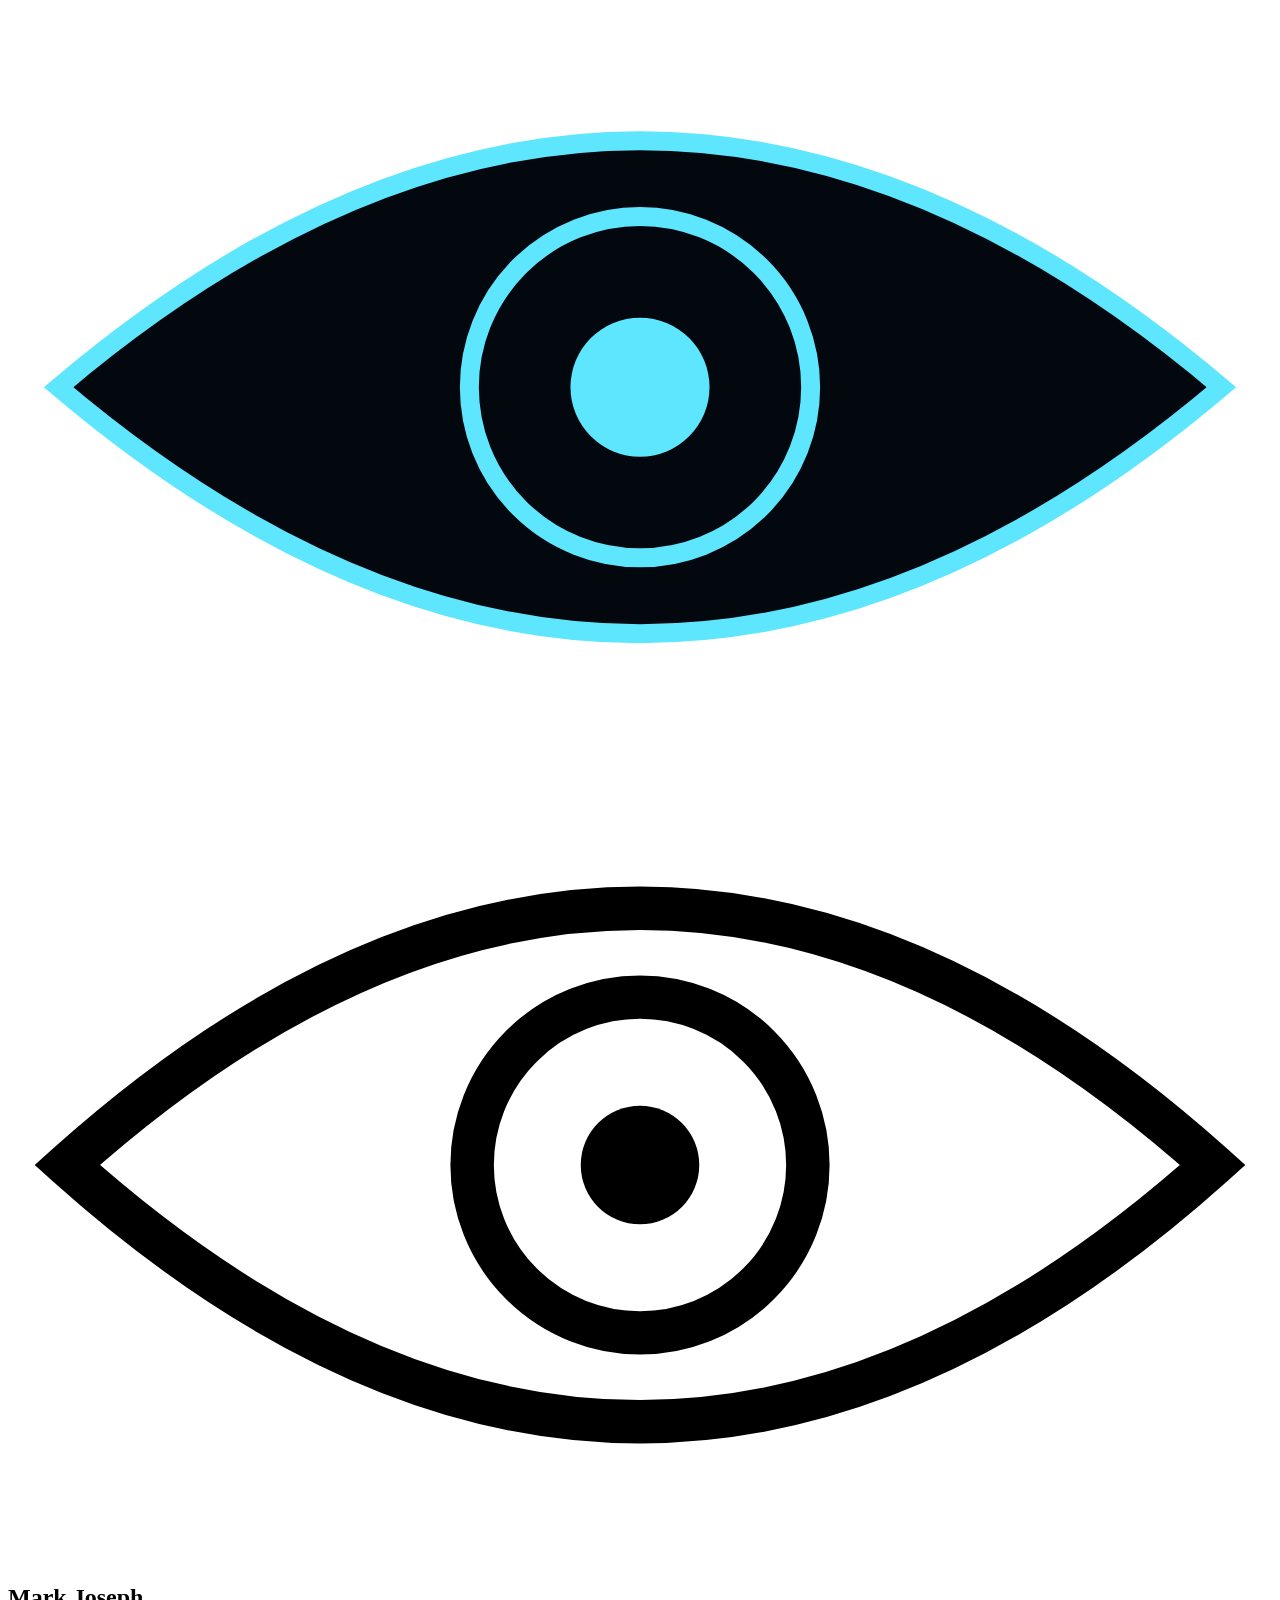
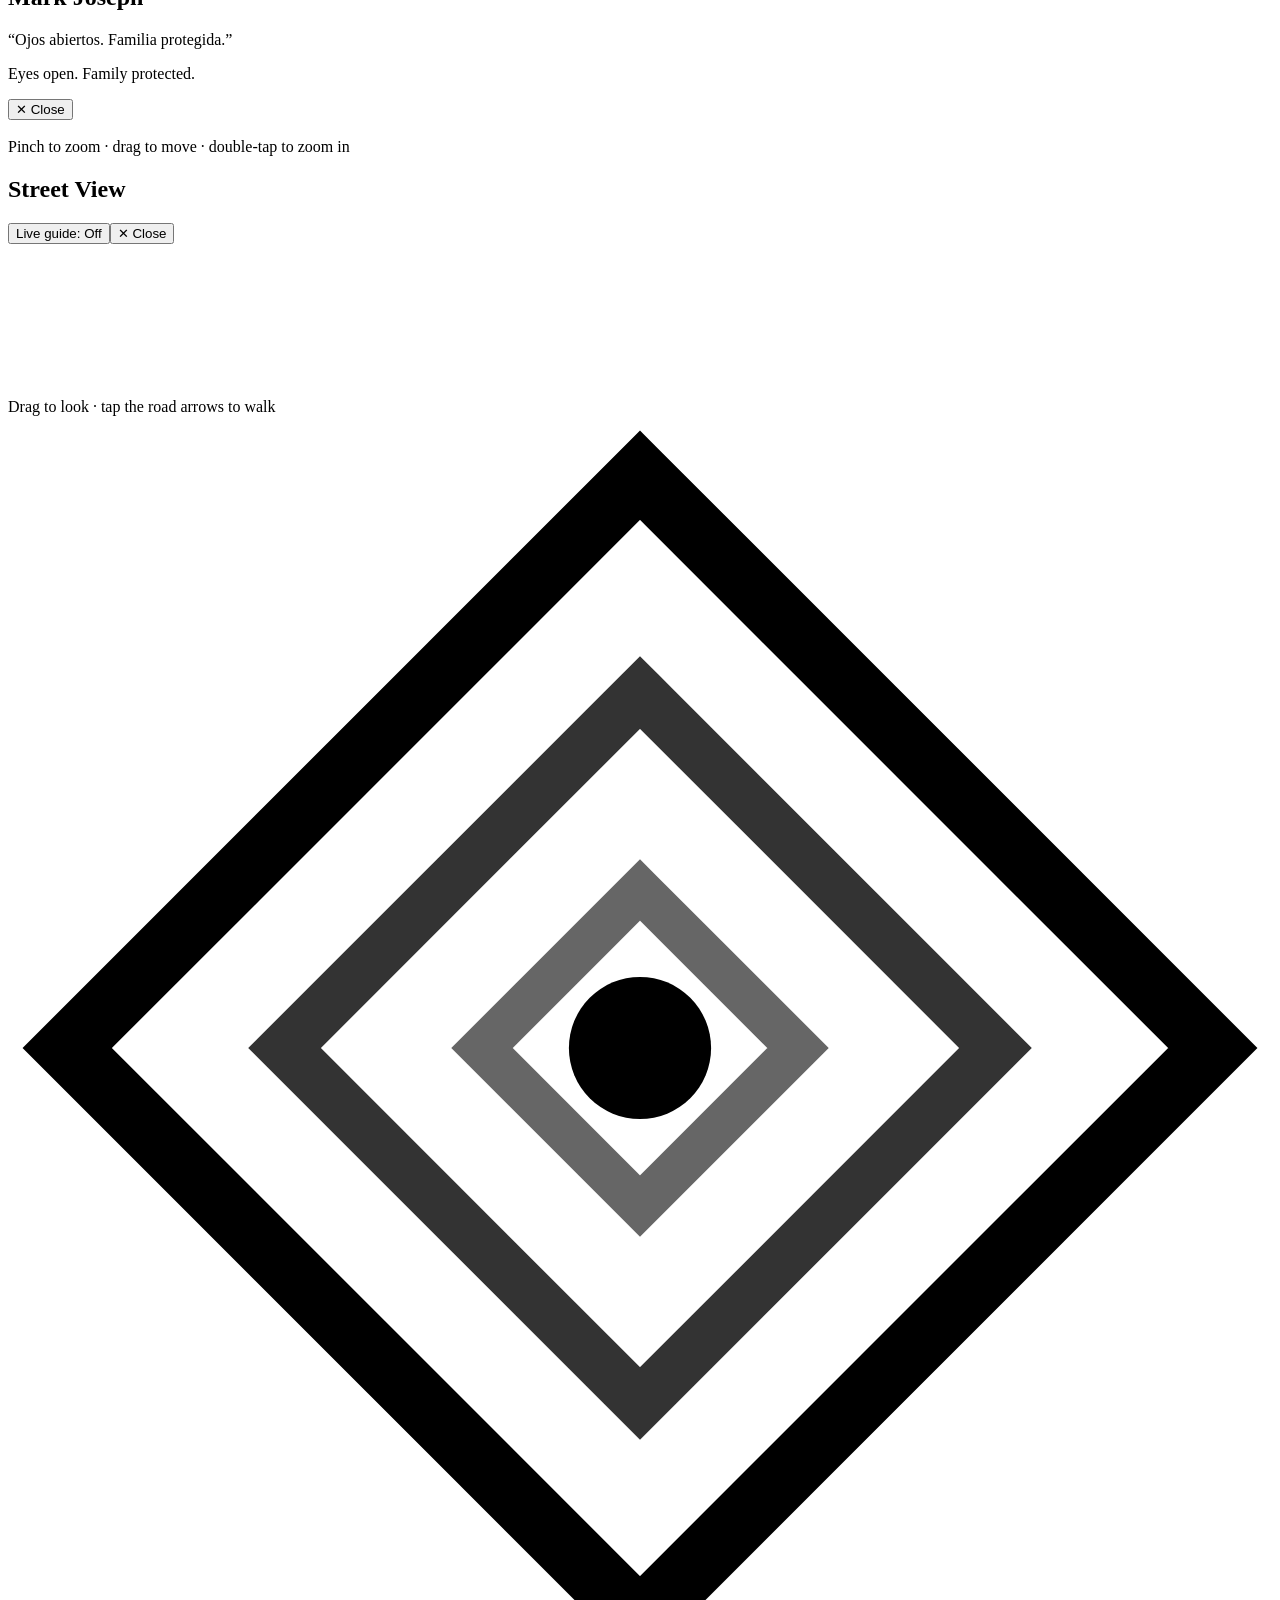
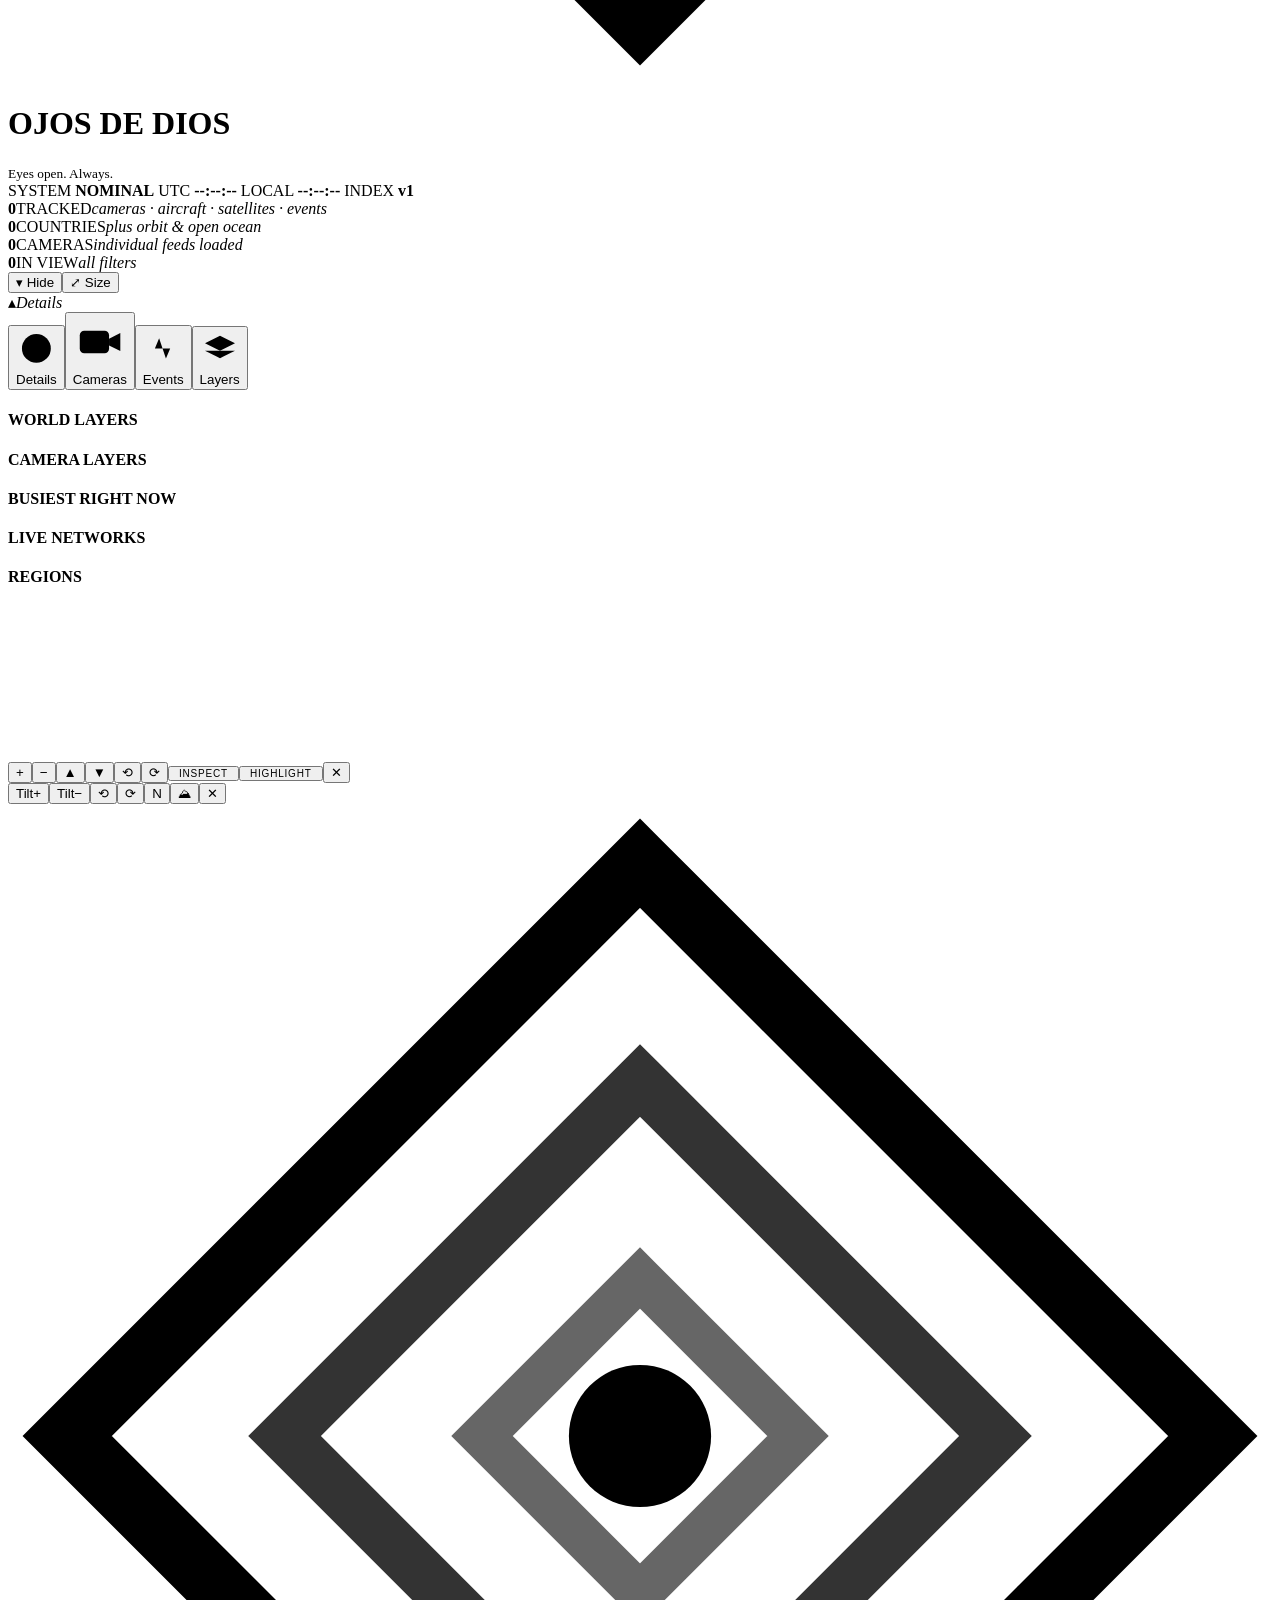
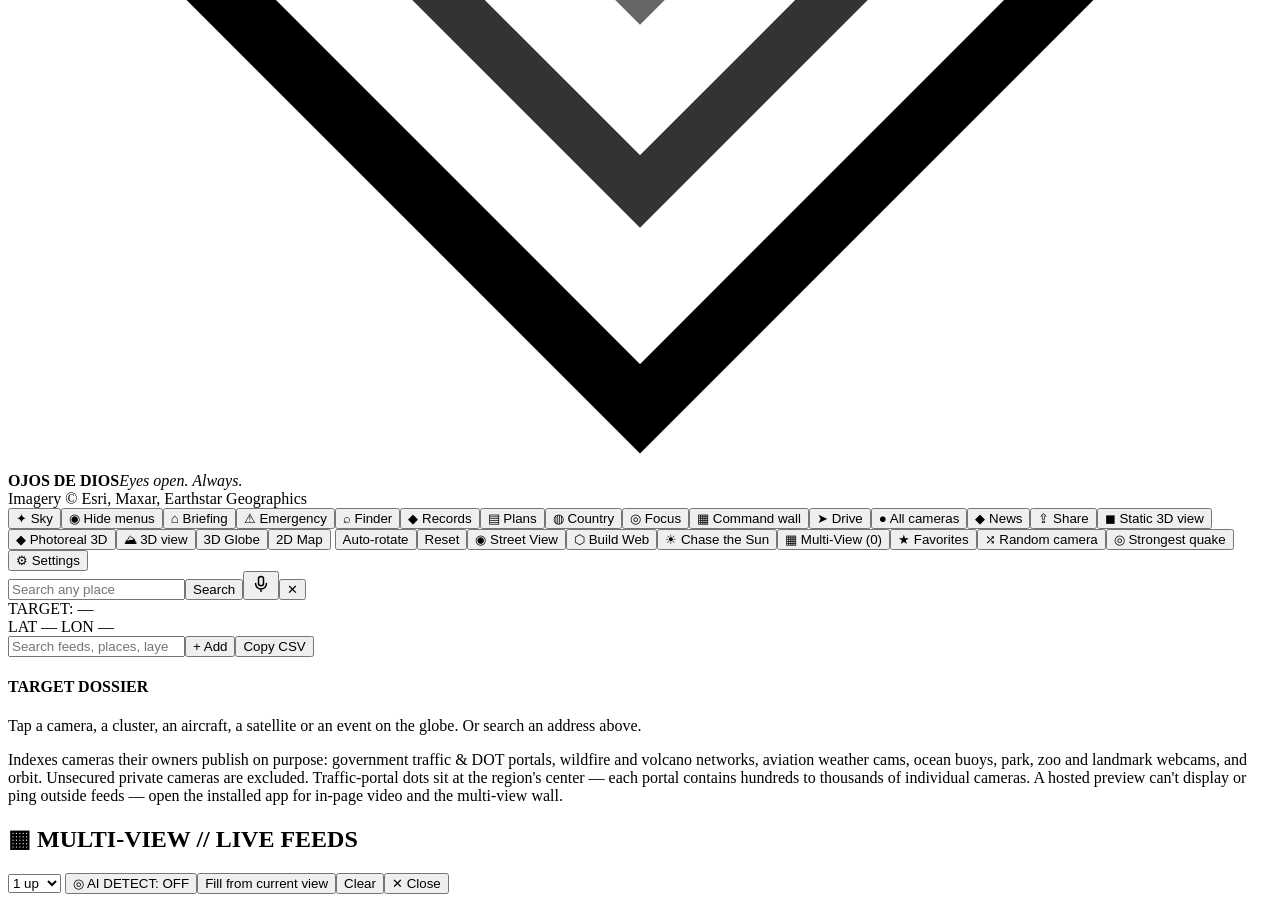
<file: src-template.html>
<!DOCTYPE html>
<html lang="en">
<head>
<meta charset="utf-8">
<meta name="viewport" content="width=device-width, initial-scale=1, viewport-fit=cover">
<link rel="manifest" href="manifest.webmanifest">
<meta name="theme-color" content="#03060a">
<meta name="mobile-web-app-capable" content="yes">
<meta name="apple-mobile-web-app-capable" content="yes">
<meta name="apple-mobile-web-app-status-bar-style" content="black-translucent">
<link rel="apple-touch-icon" href="apple-touch-icon.png">
<link rel="icon" href="icon-192.png">
<title>OJOS DE DIOS — Global Live Intelligence</title>
<link href="https://fonts.googleapis.com/css2?family=JetBrains+Mono:wght@400;600;700&family=Inter:wght@400;600;800&family=Rajdhani:wght@500;600;700&display=swap" rel="stylesheet">
<style>
/*@include src-styles.css*/
</style>
</head>
<body>
<div id="home" style="display:none"><div class="hbox">
  <div class="core"><i></i><i></i><i></i><svg class="eyes" viewBox="0 0 120 80" fill="none" stroke-linecap="round" stroke-linejoin="round"><path d="M6 40Q60-6 114 40 60 86 6 40Z" stroke="#dff6ff" stroke-width="3.5" fill="#03080d"/><g class="eyA"><circle cx="60" cy="40" r="22" stroke="#ffb040" stroke-width="3"/><path d="M60.0 18.0 L68.7 42.3" stroke="#ffb040" stroke-width="2.4"/><path d="M79.1 29.0 L62.3 48.7" stroke="#ffb040" stroke-width="2.4"/><path d="M79.1 51.0 L53.6 46.4" stroke="#ffb040" stroke-width="2.4"/><path d="M60.0 62.0 L51.3 37.7" stroke="#ffb040" stroke-width="2.4"/><path d="M40.9 51.0 L57.7 31.3" stroke="#ffb040" stroke-width="2.4"/><path d="M40.9 29.0 L66.4 33.6" stroke="#ffb040" stroke-width="2.4"/><polygon points="68.7,42.3 62.3,48.7 53.6,46.4 51.3,37.7 57.7,31.3 66.4,33.6" stroke="#ffd9a0" stroke-width="2" fill="#1a0c00"/><circle cx="60" cy="40" r="2.6" fill="#fff"/></g><g class="eyB"><circle cx="60" cy="40" r="22" stroke="#5ee6ff" stroke-width="3"/><ellipse cx="60" cy="40" rx="9" ry="22" stroke="#5ee6ff" stroke-width="1.8"/><ellipse cx="60" cy="40" rx="17" ry="22" stroke="#5ee6ff" stroke-width="1.4" opacity=".7"/><path d="M38 40H82M41 29H79M41 51H79" stroke="#5ee6ff" stroke-width="1.6"/><circle cx="60" cy="40" r="4" fill="#dff6ff"/></g></svg></div>
  <h2 class="hname">Ojos de Dios</h2><p class="htag">Every public camera on one live globe</p><div class="boot mono"><span>&gt; SENSOR GRID ............ ONLINE</span><span>&gt; ORBITAL TRACKING ....... ONLINE</span><span>&gt; VISION ENGINE .......... READY</span></div>
  <div class="hstats"><div><b id="hCam">—</b><span>live cameras</span></div><div><b id="hAir">—</b><span>aircraft</span></div><div><b id="hSat">—</b><span>satellites</span></div><div><b id="hEv">—</b><span>events today</span></div></div>
  <form id="hform"><input id="haddr" type="search" placeholder="Address, city, state or country…" autocomplete="off"><button>Search</button></form>
  <div id="hrecent"></div>
  <button id="hEnter">Open the globe</button>
  <div class="hquick"><button data-h="fav">★ Favorites</button><button data-h="rand">⤮ Random camera</button><button data-h="sun">☀ Chase the Sun</button><button data-h="wall">▦ Multi-View</button><button data-h="quake">◎ Strongest quake</button></div>
  <p class="hfoot">Public cameras, aircraft, satellites and natural events on one live globe. No private feeds. No tracking of people or license plates.</p>
  <div class="sig"><svg class="mark" viewBox="0 0 120 120" fill="none" stroke-linecap="round" stroke-linejoin="round"><path d="M60 6 106.8 33v54L60 114 13.2 87V33Z" stroke="#5ee6ff" stroke-width="2.5" stroke-dasharray="46 8" opacity=".9"/><path d="M32 84V38L60 68 88 38V84Q88 100 70 100" stroke="#dff6ff" stroke-width="6.5"/><path d="M45 40Q60 27 75 40 60 53 45 40Z" stroke="#5ee6ff" stroke-width="2.2"/><circle cx="60" cy="40" r="4.6" stroke="#ffb040" stroke-width="2.4"/><circle cx="60" cy="40" r="1.6" fill="#dff6ff"/></svg></div>
</div></div>
<div id="sigfx" role="dialog" aria-label="Mark Joseph, founder of Ojos de Dios"><div class="sigportal" aria-hidden="true"><svg viewBox="0 0 200 120" fill="none"><defs><clipPath id="sigpc"><path d="M8 60 Q100 -18 192 60 Q100 138 8 60Z"/></clipPath></defs><g class="sigplids"><g clip-path="url(#sigpc)"><rect width="200" height="120" fill="#02080d"/><circle class="sigpiris" cx="100" cy="60" r="27" stroke="#5ee6ff" stroke-width="3"/><circle cx="100" cy="60" r="11" fill="#5ee6ff"/></g><path d="M8 60 Q100 -18 192 60 Q100 138 8 60Z" stroke="#5ee6ff" stroke-width="3"/></g></svg></div><div class="sigcard"><svg class="sigeye" id="sigeye" viewBox="0 0 64 40" aria-hidden="true" fill="none"><g class="siglid"><path d="M3 20 Q32 -6 61 20 Q32 46 3 20Z" stroke="currentColor" stroke-width="2.2"/><g id="sigiris"><circle cx="32" cy="20" r="8.5" stroke="currentColor" stroke-width="2.2"/><circle cx="32" cy="20" r="3" fill="currentColor"/></g></g></svg><h2 class="signame">Mark Joseph</h2><i class="sigrule"></i><div class="sigroles" id="sigroles"></div><p class="sigquote" lang="es">“Ojos abiertos. Familia protegida.”</p><p class="sigtrans">Eyes open. Family protected.</p><p class="sigfoot" id="sigfoot"></p></div></div>
<div id="zoomv"><div class="zvtop"><b id="zvname"></b><button id="zvclose">✕ Close</button></div><div id="zvstage"><img id="zvimg" class="snap" referrerpolicy="no-referrer" alt=""></div><div class="zvhint">Pinch to zoom · drag to move · double-tap to zoom in</div></div><div id="svfull"><div class="wtop"><h2>Street View</h2><span class="mono" id="svpos"></span><span style="flex:1"></span><button id="svmode">Live guide: Off</button><button id="svclose">✕ Close</button></div><div id="svwrap"><div id="svframe"></div><svg id="svline"></svg><div id="svhud"></div></div><div class="svhint mono">Drag to look · tap the road arrows to walk</div></div>
<div id="irail"></div><div id="webbar"></div>
<div class="top">
  <div class="brand"><svg class="omark" viewBox="0 0 64 64" aria-hidden="true"><g fill="none" stroke="currentColor" stroke-linejoin="miter"><path d="M32 3 61 32 32 61 3 32Z" stroke-width="3.2"/><path d="M32 14 50 32 32 50 14 32Z" stroke-width="2.6" opacity=".8"/><path d="M32 24 40 32 32 40 24 32Z" stroke-width="2.2" opacity=".6"/></g><circle cx="32" cy="32" r="3.6" fill="currentColor"/></svg><div><h1>OJOS DE DIOS</h1><small>Eyes open. Always.</small></div></div>
  <div class="status mono">
    <span><span class="dot"></span>SYSTEM <b>NOMINAL</b></span>
    <span>UTC <b id="utc">--:--:--</b></span>
    <span>LOCAL <b id="loc">--:--:--</b></span>
    <span>INDEX <b id="ver">v1</b></span>
  </div>
</div>
<div class="kpis">
  <div class="kpi"><b id="kSrc">0</b><span>TRACKED</span><em>cameras · aircraft · satellites · events</em></div>
  <div class="kpi"><b id="kCountry">0</b><span>COUNTRIES</span><em>plus orbit &amp; open ocean</em></div>
  <div class="kpi"><b id="kLive">0</b><span>CAMERAS</span><em>individual feeds loaded</em></div>
  <div class="kpi"><b id="kShown">0</b><span>IN VIEW</span><em id="kNote">all filters</em></div>
</div>
<div class="grid" data-tab="info">
  <div id="sheetbar"><button data-sh="hide" aria-label="Hide details">▾ Hide</button><i></i><button data-sh="size" aria-label="Change height">⤢ Size</button></div><div id="peek" data-sh="open"><span>▴</span><b id="peekt"></b><em>Details</em></div><div class="mtabs"><button data-tab="info"><svg viewBox="0 0 24 24"><circle cx="12" cy="12" r="8.5"/><path d="M12 11v5.5M12 7.6v.2"/></svg>Details</button><button data-tab="cams"><svg viewBox="0 0 24 24"><rect x="3" y="7" width="13" height="10" rx="2"/><path d="M16 10.5l5-2.5v8l-5-2.5"/></svg>Cameras</button><button data-tab="events"><svg viewBox="0 0 24 24"><path d="M3 12h4l2.5-6 4 12 2.5-6h5"/></svg>Events</button><button data-tab="layers"><svg viewBox="0 0 24 24"><path d="M12 4l9 4.5-9 4.5-9-4.5z"/><path d="M3 13l9 4.5 9-4.5"/></svg>Layers</button></div>
  <div class="rail">
    <h4>WORLD LAYERS</h4><div id="wlayers"></div>
    <h4 style="margin-top:16px">CAMERA LAYERS</h4><div id="cats"></div>
    <h4 style="margin-top:16px">BUSIEST RIGHT NOW</h4><div id="busiest"></div>
    <h4 style="margin-top:16px">LIVE NETWORKS</h4><div id="livenets"></div>
    <h4 style="margin-top:16px">REGIONS</h4><div id="regions"></div>
  </div>
  <div class="stage" id="stage">
    <canvas id="gl"></canvas><canvas id="map"></canvas><div id="gtip"></div><div id="real"><div id="czmap"></div><div id="t4bar"><button data-t4="in" aria-label="Closer">+</button><button data-t4="out" aria-label="Farther">−</button><button data-t4="up" aria-label="Look up">▲</button><button data-t4="dn" aria-label="Look down">▼</button><button data-t4="l" aria-label="Turn left">⟲</button><button data-t4="r" aria-label="Turn right">⟳</button><button data-insp="auto" aria-label="Inspect" style="width:auto;padding:0 9px;font-size:10px;letter-spacing:.08em">INSPECT</button><button data-hl="go" aria-label="Highlight the building in the middle and show it from every side" style="width:auto;padding:0 9px;font-size:10px;letter-spacing:.08em">HIGHLIGHT</button><button data-t4="x" aria-label="Back to globe">✕</button></div></div><div id="tilt"><div id="t3map"></div><div id="t3bar"><button data-t3="up" aria-label="Tilt more">Tilt+</button><button data-t3="dn" aria-label="Tilt less">Tilt−</button><button data-t3="l" aria-label="Rotate left">⟲</button><button data-t3="r" aria-label="Rotate right">⟳</button><button data-t3="n" aria-label="Top-down, north up">N</button><button data-t3="terr" class="on" aria-label="Terrain">⛰</button><button data-t3="x" aria-label="Back to globe">✕</button></div></div><div id="brandov"><svg class="omark" viewBox="0 0 64 64" aria-hidden="true"><g fill="none" stroke="currentColor" stroke-linejoin="miter"><path d="M32 3 61 32 32 61 3 32Z" stroke-width="3.2"/><path d="M32 14 50 32 32 50 14 32Z" stroke-width="2.6" opacity=".8"/><path d="M32 24 40 32 32 40 24 32Z" stroke-width="2.2" opacity=".6"/></g><circle cx="32" cy="32" r="3.6" fill="currentColor"/></svg><span><b>OJOS DE DIOS</b><em>Eyes open. Always.</em></span></div><div id="lfrail"></div><div id="drvhud"></div><div id="dotsleg"></div><div id="attr">Imagery © Esri, Maxar, Earthstar Geographics</div>
    <div class="hud">
      <button id="bSky">✦ Sky</button><button id="bBare">◉ Hide menus</button><button id="bBrief">⌂ Briefing</button><button id="bEmg">⚠ Emergency</button><button id="bFind">⌕ Finder</button><button id="bRec">◆ Records</button><button id="bPlans">▤ Plans</button><button id="bCty">◍ Country</button><button id="bFocus">◎ Focus</button><button id="bOps">▦ Command wall</button><button id="bDrive">➤ Drive</button><button id="bDots">● All cameras</button><button id="bNews">◆ News</button><button id="bShare">⇪ Share</button><button id="bStatic">◼ Static 3D view</button><button id="bReal">◆ Photoreal 3D</button><button id="b3dv">⛰ 3D view</button><button id="b3d" class="on">3D Globe</button><button id="b2d">2D Map</button>
      <button id="bSpin" class="on">Auto-rotate</button><button id="bReset">Reset</button><button data-sv="here">◉ Street View</button><button id="bWeb">⬡ Build Web</button><button id="bSun">☀ Chase the Sun</button><button id="bWall" class="on">▦ Multi-View (0)</button><button data-h="fav">★ Favorites</button><button data-h="rand">⤮ Random camera</button><button data-h="quake">◎ Strongest quake</button><button id="bSet">⚙ Settings</button>
    </div>
    <form class="scanbar" id="addrForm"><input id="addr" type="search" placeholder="Search any place" autocomplete="off"><button>Search</button><button type="button" class="x" id="micBtn" aria-label="Voice"><svg viewBox="0 0 24 24" width="20" height="20" fill="none" stroke="currentColor" stroke-width="1.8" stroke-linecap="round"><rect x="9" y="3" width="6" height="11" rx="3"/><path d="M5.5 11.5a6.5 6.5 0 0013 0M12 18v3"/></svg></button><button type="button" class="x" id="addrClear">✕</button></form>
    <div class="coords mono" id="coords">TARGET: —<br>LAT —  LON —</div>
    <span class="corner c1"></span><span class="corner c2"></span>
  </div>
  <div class="side">
    <div class="tb"><input id="q" type="search" placeholder="Search feeds, places, layers…"><button id="addBtn" class="primary">+ Add</button><button id="csv">Copy CSV</button></div>
    <div id="detail"><h4>TARGET DOSSIER</h4><p>Tap a camera, a cluster, an aircraft, a satellite or an event on the globe. Or search an address above.</p></div>
    <div id="feed"></div>
    <div id="list"></div>
  </div>
</div>
<div class="ticker mono"><div id="tick"></div></div>
<div class="foot">Indexes cameras their owners publish on purpose: government traffic &amp; DOT portals, wildfire and volcano networks, aviation weather cams, ocean buoys, park, zoo and landmark webcams, and orbit. Unsecured private cameras are excluded. Traffic-portal dots sit at the region's center — each portal contains hundreds to thousands of individual cameras. A hosted preview can't display or ping outside feeds — open the installed app for in-page video and the multi-view wall.</div>

<div id="toasts"></div>
<div id="wall"><div class="wtop"><h2>▦ MULTI-VIEW // LIVE FEEDS</h2><span class="mono" id="wcount"></span><span style="flex:1"></span>
<select id="wlayout"><option value="1">1 up</option><option value="2">2 up</option><option value="4">2 × 2</option><option value="6">3 × 2</option><option value="9">3 × 3</option></select>
<button class="aibtn">◎ AI DETECT: OFF</button><button id="wadd">Fill from current view</button><button id="wclear">Clear</button><button id="wclose">✕ Close</button></div><div id="wgrid"></div></div>
<dialog id="keysDlg"><h3 style="margin:0">⚙ Camera sources &amp; keys</h3><div id="keysBody"></div><div style="display:flex;gap:8px;justify-content:flex-end;margin-top:14px"><button type="button" id="keysCancel">Cancel</button><button type="button" id="keysSave" class="primary">Save &amp; load</button></div></dialog>
<dialog id="dlg">
  <form id="form">
    <h3 style="margin:0">Add a public feed to the index</h3>
    <label>NAME</label><input name="name" required maxlength="80" placeholder="e.g. Shibuya Crossing cam">
    <label>FEED URL</label><input name="url" type="url" required placeholder="https://…">
    <div class="two">
      <div><label>COUNTRY</label><input name="country" required maxlength="40"></div>
      <div><label>REGION / CITY</label><input name="region" maxlength="40"></div>
    </div>
    <label>LAYER</label><select name="type" id="typeSel"></select>
    <div class="two">
      <div><label>LATITUDE</label><input name="lat" type="number" step="any" min="-90" max="90" required></div>
      <div><label>LONGITUDE</label><input name="lon" type="number" step="any" min="-180" max="180" required></div>
    </div>
    <label>NOTE</label><input name="note" maxlength="160">
    <div class="msg" id="msg"></div>
    <div style="display:flex;gap:8px;justify-content:flex-end;margin-top:12px">
      <button type="button" id="cancel">Cancel</button><button type="submit" class="primary">Save to index</button>
    </div>
  </form>
</dialog>

<script id="gaz" type="application/json">/*@include src-data-places.json*/</script>
<script id="ports" type="application/json">/*@include src-data-ports.json*/</script>
<script id="countries" type="application/json">/*@include src-data-countries.json*/</script>
<script id="atlas-c" type="application/json">/*@include src-data-atlas-countries.json*/</script>
<script id="atlas-s" type="application/json">/*@include src-data-atlas-states.json*/</script>
<script id="cam-data" type="application/json">/*@include src-data-portals.json*/</script>
<script id="models" type="application/json">/*@include src-data-models.json*/</script>
<script id="land-dots" type="application/json">/*@include src-data-land.json*/</script>
<script>
/*@include app*/
</script>
<script>if("serviceWorker" in navigator&&location.protocol==="https:"){navigator.serviceWorker.register("sw.js").catch(function(){})}</script>
</body>
</html>
</file>
